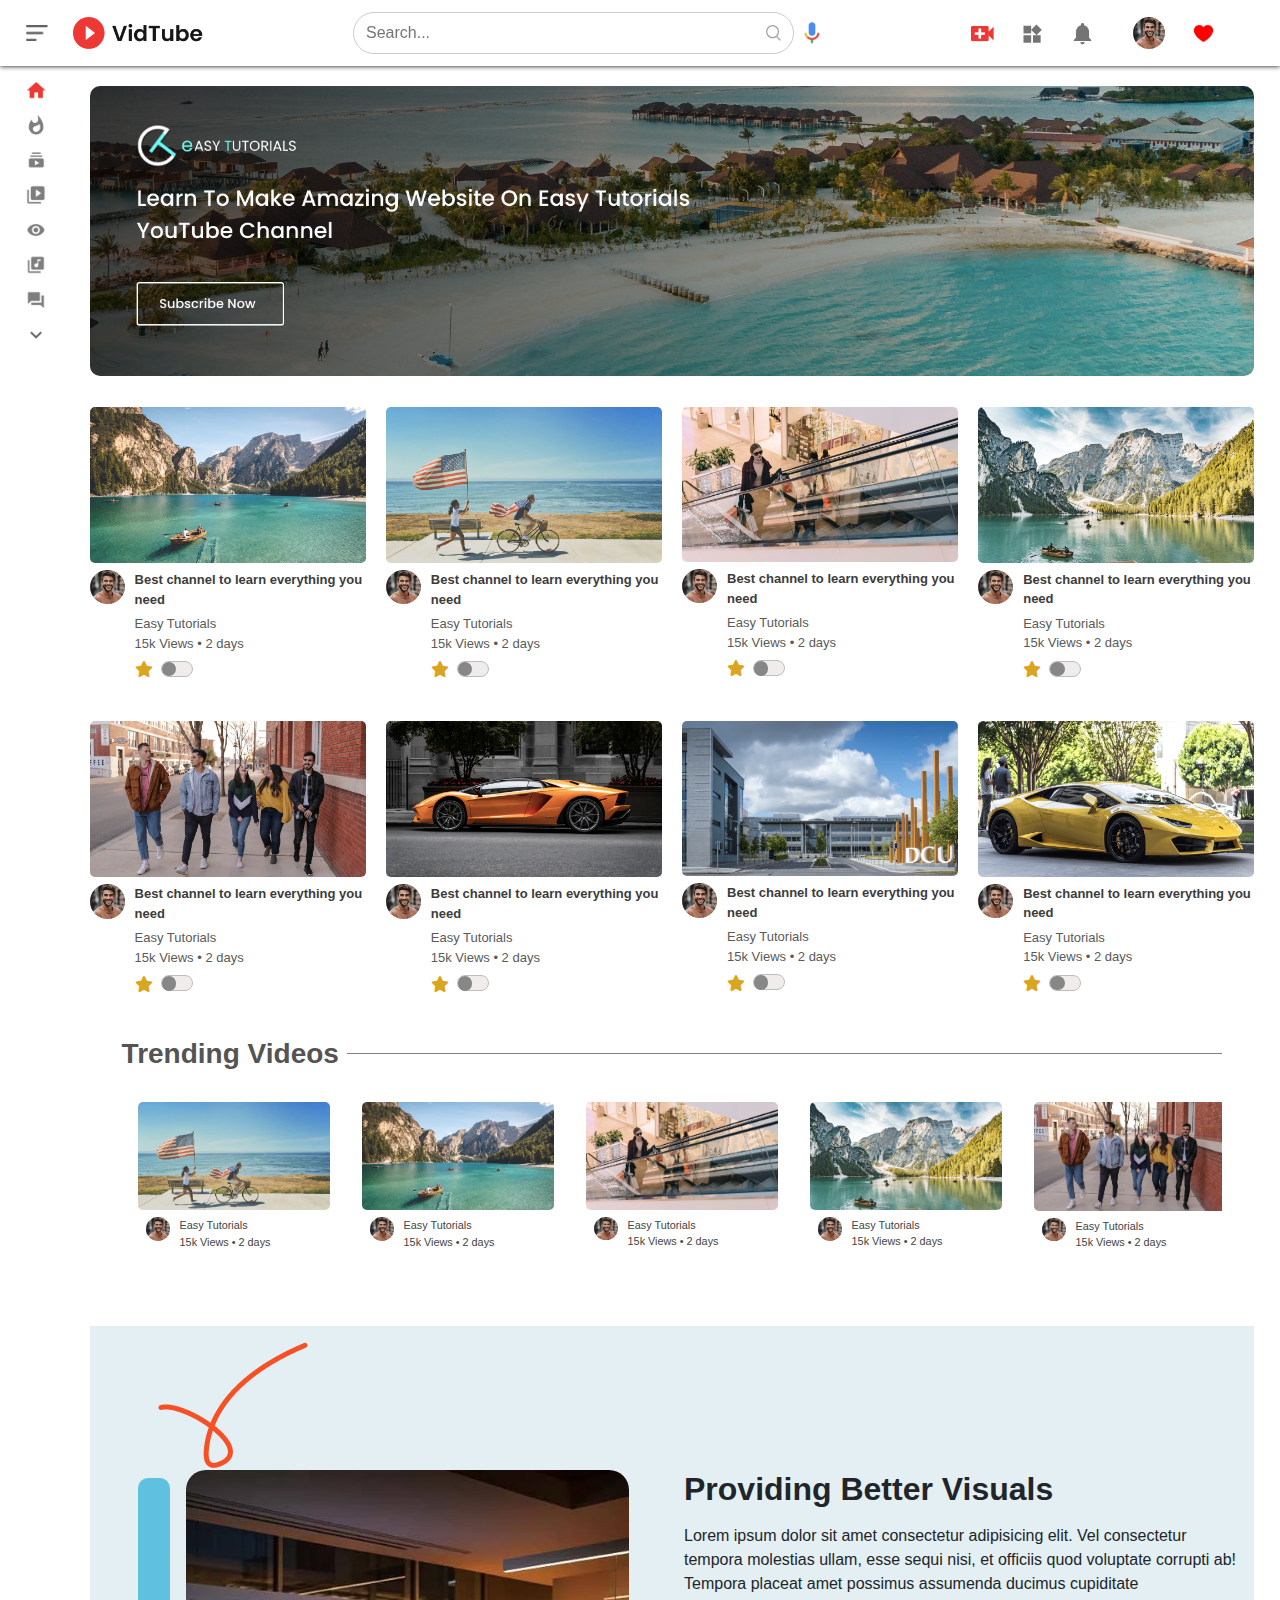
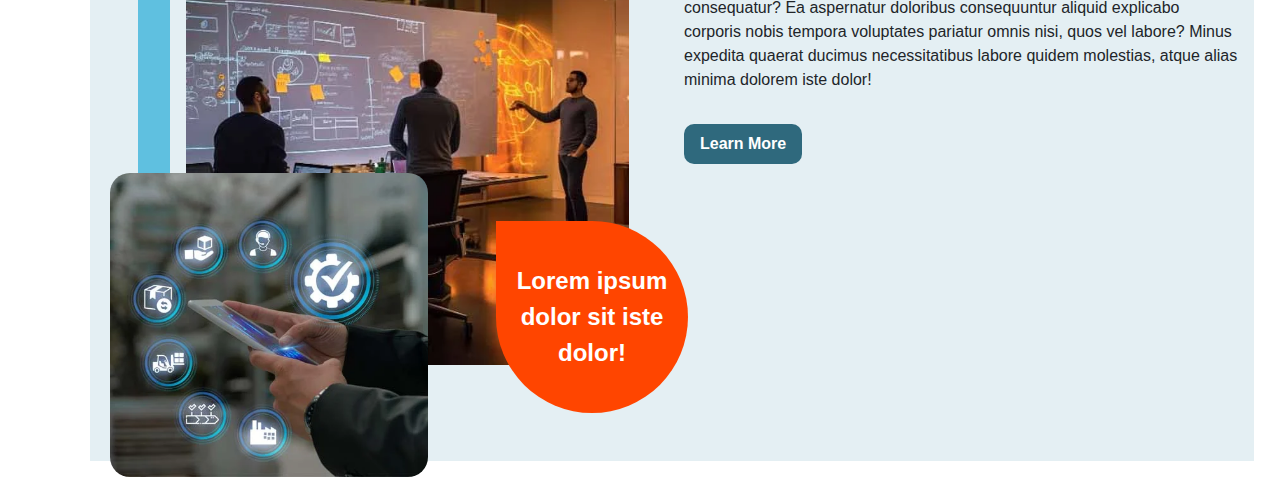
<file: index.html>
<!DOCTYPE html>
<html lang="en">
<head>
    <meta charset="UTF-8">
    <meta name="viewport" content="width=device-width, initial-scale=1.0">
    <title>VidTube</title>
    <link rel="stylesheet" href="style.css">
    <link rel="stylesheet" href="https://cdnjs.cloudflare.com/ajax/libs/font-awesome/6.5.1/css/all.min.css">
    <link rel="stylesheet" href="https://cdn.jsdelivr.net/npm/bootstrap@5.3.3/dist/css/bootstrap.min.css">
</head>
<body>
    <nav class="d-flex align-items-center justify-content-between"> 
        <div class="nav-left d-flex align-items-center justify-content-between">
            <img src="images/menu.png" class="menu-icon">
            <img src="images/logo.png" class="logo">
        </div>
        <div class="nav-middle d-flex align-items-center justify-content-between">
            <div class="search-box d-flex align-items-center">
                <input type="text" id="search" name="sear" placeholder="Search...">
                <img src="images/search.png">
            </div>
            <img src="images/voice-search.png" class="mic-icon">
        </div>
        <div class="nav-right d-flex align-items-center justify-content-between">
            <img src="images/upload.png">
            <img src="images/more.png">
            <img src="images/notification.png">
            <div>
                <p class="d-inline-flex gap-1">
                    <a class="btn" data-bs-toggle="collapse" href="#collapseExa" role="button" aria-expanded="false" aria-controls="collapseExa">
                        <img src="images/user-profile-pic-high.webp" class="user-icon">
                    </a>
                </p>
                <div class="collapse" id="collapseExa">
                    <div class="user-bar">
                        <div>
                            <img id="img1" src="images/user-profile-pic-high.webp" >
                        </div>
                        <div class="user-bar-inner" >
                            <h4>Jack Jordon
                                <br>
                                <span>Youtuber And Designer</span>
                            </h4>
                            <div class="profile-popup-icons">
                                <div class="profile-popup-divs" id="div1"><a href="profile-page.html"><i class="fa-solid fa-right-to-bracket"></i></a></i>
                                <span class="tooltext">Login</span>
                                </div>
                                <div class="profile-popup-divs" id="div2"><a href="profile-page.html"><i class="fa-solid fa-lock"></i></a>
                                    <span class="tooltext">Change Password</span></div>
                                <div class="profile-popup-divs" id="div3"><a href="profile-page.html"><i class="fa-solid fa-pen-to-square"></i></a>
                                    <span class="tooltext">Edit Profile</span></div>
                                <div class="profile-popup-divs" id="div4"><a href="#"><i class="fa-solid fa-right-from-bracket"></i></a>
                                    <span class="tooltext">Logout</span></div>
                            </div>
                        </div>
                    </div>
                </div>
            </div>
            <div class="right-sidebar">
                <p class="d-inline-flex gap-1 right-menu">
                    <a class="btn" data-bs-toggle="collapse" href="#collapseEx" role="button" aria-expanded="false" aria-controls="collapseEx">
                        <img src="images/heart-icon.png" class="right-menu" id="right-menu-btn">
                    </a>
                </p>
                <div class="collapse" id="collapseEx">
                    <ul id="list">
                        <input id="searchbar" onkeyup="search_fav()" type="text" name="search" placeholder="Search">
                        <li class="favs"><i class="fa-solid fa-star"></i>Walking in the Snow</li>
                        <li class="favs"><i class="fa-solid fa-star"></i>Crown</li>
                        <li class="favs"><i class="fa-solid fa-star"></i>Screamed The Thief</li>
                        <li class="favs"><i class="fa-solid fa-star"></i>Angel Duster</li>
                        <li class="favs"><i class="fa-solid fa-star"></i>One More Night</li>
                        <li class="favs"><i class="fa-solid fa-star"></i>Dark House</li>
                        <li class="favs"><i class="fa-solid fa-star"></i>Got Us Falling</li>
                        <li class="favs"><i class="fa-solid fa-star"></i>Call Me Maybe</li>
                    </ul>
                </div>
            </div>
        </div>
    </nav>

    <div class="sidebar">
        <div class="shortcut-links">
            <a class="mouse-over" href="#"><img src="images/home.png"><p>Home</p></a>
            <a class="mouse-over" href="#"><img src="images/explore.png"><p>Explore</p></a>
            <a class="mouse-over" href="#"><img src="images/subscriprion.png"><p>Subscription</p></a>
            <a class="mouse-over" href="#"><img src="images/library.png"><p>Library</p></a>
            <a class="mouse-over" href="#"><img src="images/history.png"><p>History</p></a>
            <a class="mouse-over" href="#"><img src="images/playlist.png"><p>Playlist</p></a>
            <a class="mouse-over" href="#"><img src="images/messages.png"><p>Messages</p></a>
            <a class="mouse-over" href="#"><img src="images/show-more.png"><p>Show More</p></a>
        </div> 
    </div>
        
<!-- -----------------------main------------------------ -->
    <div class="container1 ms-10">
        <div class="banner">
            <img class="img2" src="images/banner.png">            
        </div>
        <div class="list-container">
            <div class="vid-list">
                <div class="hover-class">
                    <a href="play_video.html">
                        <img src="images/thumbnail1.png" class="thumbnail">
                        <div class="text-on-img">Easy Tutorials</div>
                    </a>
                </div>  
                <div class="d-flex">
                    <img src="images/user-profile-pic-high.webp">
                    <div class="vid-info">
                        <a href="play_video.html">Best channel to learn everything you need</a>
                        <p>Easy Tutorials</p>
                        <p>15k Views &bull; 2 days</p>
                        <div class="toggler">
                            <i class="fa-solid fa-star"></i>
                            <input type="checkbox" id="toggle">
                            <label for="toggle">
                                <span class="slider">
                                    <div class="ball"><span class="tooltext">Add to Favs</span>
                                    </div>
                                </span>
                            </label>
                        </div>
                    </div>
                </div>
            </div>
            <div class="vid-list">
                <div class="hover-class">
                    <a href="play_video.html">
                        <img src="images/thumbnail2.png" class="thumbnail">
                        <div>
                            <span class="text-on-img">Easy Tutorials</span>
                        </div>
                    </a>
                </div>
                <div class="d-flex">
                    <img src="images/user-profile-pic-high.webp">
                    <div class="vid-info">
                        <a href="#">Best channel to learn everything you need</a>
                        <p>Easy Tutorials</p>
                        <p>15k Views &bull; 2 days</p>
                        <div class="toggler">
                            <i class="fa-solid fa-star"></i>
                            <input type="checkbox" id="toggle2">
                            <label for="toggle2">
                                <span class="slider2">
                                    <div class="ball2"><span class="tooltext">Add to Favs</span>
                                    </div>
                                </span>
                            </label>
                        </div>
                    </div>
                </div>
            </div>
            <div class="vid-list">
                <div class="hover-class">
                    <a href="play_video.html">
                        <img src="images/thumbnail3.png" class="thumbnail">
                        <div>
                            <span class="text-on-img">Easy Tutorials</span>
                        </div>
                    </a>
                </div>
                <div class="d-flex">
                    <img src="images/user-profile-pic-high.webp">
                    <div class="vid-info">
                        <a href="#">Best channel to learn everything you need</a>
                        <p>Easy Tutorials</p>
                        <p>15k Views &bull; 2 days</p>
                        <div class="toggler">
                            <i class="fa-solid fa-star"></i>
                            <input type="checkbox" id="toggle3">
                            <label for="toggle3">
                                <span class="slider3">
                                    <div class="ball3"><span class="tooltext">Add to Favs</span>
                                    </div>
                                </span>
                            </label>
                        </div>
                    </div>
                </div>
            </div>
            <div class="vid-list">
                <div class="hover-class">
                    <a href="play_video.html">
                        <img src="images/thumbnail4.png" class="thumbnail">
                        <div>
                            <span class="text-on-img">Easy Tutorials</span>
                        </div>
                    </a>
                </div>
                <div class="d-flex">
                    <img src="images/user-profile-pic-high.webp">
                    <div class="vid-info">
                        <a href="#">Best channel to learn everything you need</a>
                        <p>Easy Tutorials</p>
                        <p>15k Views &bull; 2 days</p>
                        <div class="toggler">
                            <i class="fa-solid fa-star"></i>
                            <input type="checkbox" id="toggle4">
                            <label for="toggle4">
                                <span class="slider4">
                                    <div class="ball4"><span class="tooltext">Add to Favs</span>
                                    </div>
                                </span>
                            </label>
                        </div>
                    </div>
                </div>
            </div>
            <div class="vid-list">
                <div class="hover-class">
                    <a href="play_video.html">
                        <img src="images/thumbnail5.png" class="thumbnail">
                        <div>
                            <span class="text-on-img">Easy Tutorials</span>
                        </div>
                    </a>
                </div>
                <div class="d-flex">
                    <img src="images/user-profile-pic-high.webp">
                    <div class="vid-info">
                        <a href="#">Best channel to learn everything you need</a>
                        <p>Easy Tutorials</p>
                        <p>15k Views &bull; 2 days</p>
                        <div class="toggler">
                            <i class="fa-solid fa-star"></i>
                            <input type="checkbox" id="toggle5">
                            <label for="toggle5">
                                <span class="slider5">
                                    <div class="ball5"><span class="tooltext">Add to Favs</span>
                                    </div>
                                </span>
                            </label>
                        </div>
                    </div>
                </div>
            </div>
            <div class="vid-list">
                <div class="hover-class">
                    <a href="play_video.html">
                        <img src="images/thumbnail6.png" class="thumbnail">
                        <div>
                            <span class="text-on-img">Easy Tutorials</span>
                        </div>
                    </a>
                </div>
                <div class="d-flex">
                    <img src="images/user-profile-pic-high.webp">
                    <div class="vid-info">
                        <a href="#">Best channel to learn everything you need</a>
                        <p>Easy Tutorials</p>
                        <p>15k Views &bull; 2 days</p>
                        <div class="toggler">
                            <i class="fa-solid fa-star"></i>
                            <input type="checkbox" id="toggle6">
                            <label for="toggle6">
                                <span class="slider6">
                                    <div class="ball6"><span class="tooltext">Add to Favs</span>
                                    </div>
                                </span>
                            </label>
                        </div>
                    </div>
                </div>
            </div>
            <div class="vid-list">
                <div class="hover-class">
                    <a href="play_video.html">
                        <img src="images/thumbnail7.png" class="thumbnail">
                        <div>
                            <span class="text-on-img">Easy Tutorials</span>
                        </div>
                    </a>
                </div>
                <div class="d-flex">
                    <img src="images/user-profile-pic-high.webp">
                    <div class="vid-info">
                        <a href="#">Best channel to learn everything you need</a>
                        <p>Easy Tutorials</p>
                        <p>15k Views &bull; 2 days</p>
                        <div class="toggler">
                            <i class="fa-solid fa-star"></i>
                            <input type="checkbox" id="toggle7">
                            <label for="toggle7">
                                <span class="slider7">
                                    <div class="ball7"><span class="tooltext">Add to Favs</span>
                                    </div>
                                </span>
                            </label>
                        </div>
                    </div>
                </div>
            </div>
            <div class="vid-list">
                <div class="hover-class">
                    <a href="play_video.html">
                        <img src="images/thumbnail8.png" class="thumbnail">
                        <div>
                            <span class="text-on-img">Easy Tutorials</span>
                        </div>
                    </a>
                </div>
                <div class="d-flex">
                    <img src="images/user-profile-pic-high.webp">
                    <div class="vid-info">
                        <a href="#">Best channel to learn everything you need</a>
                        <p>Easy Tutorials</p>
                        <p>15k Views &bull; 2 days</p>
                        <div class="toggler">
                            <i class="fa-solid fa-star"></i>
                            <input type="checkbox" id="toggle8">
                            <label for="toggle8">
                                <span class="slider8">
                                    <div class="ball8"><span class="tooltext">Add to Favs</span>
                                    </div>
                                </span>
                            </label>
                        </div>
                    </div>
                </div>
            </div>
        </div>
        <div class="footer">
            <h3>Trending Videos</h3>
            <a href="#top" id="back-to-top-btn"><i class="fa-solid fa-arrow-up"></i></a>
            <div class="marquee marquee-main-page">
                <ul class="list">
                    <li>
                        <div class="vid-list">
                            <a href="play_video.html">
                                <img src="images/thumbnail2.png" class="thumbnail">
                            </a>
                            <div class="d-flex marquee-content">
                                <img src="images/user-profile-pic-high.webp">
                                <div class="vid-info ">
                                    <p>Easy Tutorials</p>
                                    <p>15k Views &bull; 2 days</p>
                                </div>
                            </div>
                        </div>
                    </li>
                    <li>
                        <div class="vid-list">
                            <a href="play_video.html">
                                <img src="images/thumbnail1.png" class="thumbnail">
                            </a>
                            <div class="d-flex marquee-content">
                                <img src="images/user-profile-pic-high.webp">
                                <div class="vid-info ">
                                    <p>Easy Tutorials</p>
                                    <p>15k Views &bull; 2 days</p>
                                </div>
                            </div>
                        </div>
                    </li>
                    <li>
                        <div class="vid-list">
                            <a href="play_video.html">
                                <img src="images/thumbnail3.png" class="thumbnail">
                            </a>
                            <div class="d-flex marquee-content">
                                <img src="images/user-profile-pic-high.webp">
                                <div class="vid-info ">
                                    <p>Easy Tutorials</p>
                                    <p>15k Views &bull; 2 days</p>
                                </div>
                            </div>
                        </div>
                    </li>
                    <li>
                        <div class="vid-list">
                            <a href="play_video.html">
                                <img src="images/thumbnail4.png" class="thumbnail">
                            </a>
                            <div class="d-flex marquee-content">
                                <img src="images/user-profile-pic-high.webp">
                                <div class="vid-info ">
                                    <p>Easy Tutorials</p>
                                    <p>15k Views &bull; 2 days</p>
                                </div>
                            </div>
                        </div>
                    </li>
                    <li>
                        <div class="vid-list">
                            <a href="play_video.html">
                                <img src="images/thumbnail5.png" class="thumbnail">
                            </a>
                            <div class="d-flex marquee-content">
                                <img src="images/user-profile-pic-high.webp">
                                <div class="vid-info ">
                                    <p>Easy Tutorials</p>
                                    <p>15k Views &bull; 2 days</p>
                                </div>
                            </div>
                        </div>
                    </li>
                    <li>
                        <div class="vid-list">
                            <a href="play_video.html">
                                <img src="images/thumbnail6.png" class="thumbnail">
                            </a>
                            <div class="d-flex marquee-content">
                                <img src="images/user-profile-pic-high.webp">
                                <div class="vid-info ">
                                    <p>Easy Tutorials</p>
                                    <p>15k Views &bull; 2 days</p>
                                </div>
                            </div>
                        </div>
                    </li>
                    <li>
                        <div class="vid-list">
                            <a href="play_video.html">
                                <img src="images/thumbnail7.png" class="thumbnail">
                            </a>
                            <div class="d-flex marquee-content">
                                <img src="images/user-profile-pic-high.webp">
                                <div class="vid-info ">
                                    <p>Easy Tutorials</p>
                                    <p>15k Views &bull; 2 days</p>
                                </div>
                            </div>
                        </div>
                    </li>
                    <li>
                        <div class="vid-list">
                            <a href="play_video.html">
                                <img src="images/thumbnail8.png" class="thumbnail">
                            </a>
                            <div class="d-flex marquee-content">
                                <img src="images/user-profile-pic-high.webp">
                                <div class="vid-info ">
                                    <p>Easy Tutorials</p>
                                    <p>15k Views &bull; 2 days</p>
                                </div>
                            </div>
                        </div>
                    </li>
                </ul>
                <ul class="list">
                    <li>
                        <div class="vid-list">
                            <a href="play_video.html">
                                <img src="images/thumbnail2.png" class="thumbnail">
                            </a>
                            <div class="d-flex marquee-content">
                                <img src="images/user-profile-pic-high.webp">
                                <div class="vid-info ">
                                    <p>Easy Tutorials</p>
                                    <p>15k Views &bull; 2 days</p>
                                </div>
                            </div>
                        </div>
                    </li>
                    <li>
                        <div class="vid-list">
                            <a href="play_video.html">
                                <img src="images/thumbnail1.png" class="thumbnail">
                            </a>
                            <div class="d-flex marquee-content">
                                <img src="images/user-profile-pic-high.webp">
                                <div class="vid-info ">
                                    <p>Easy Tutorials</p>
                                    <p>15k Views &bull; 2 days</p>
                                </div>
                            </div>
                        </div>
                    </li>
                    <li>
                        <div class="vid-list">
                            <a href="play_video.html">
                                <img src="images/thumbnail3.png" class="thumbnail">
                            </a>
                            <div class="d-flex marquee-content">
                                <img src="images/user-profile-pic-high.webp">
                                <div class="vid-info ">
                                    <p>Easy Tutorials</p>
                                    <p>15k Views &bull; 2 days</p>
                                </div>
                            </div>
                        </div>
                    </li>
                    <li>
                        <div class="vid-list">
                            <a href="play_video.html">
                                <img src="images/thumbnail4.png" class="thumbnail">
                            </a>
                            <div class="d-flex marquee-content">
                                <img src="images/user-profile-pic-high.webp">
                                <div class="vid-info ">
                                    <p>Easy Tutorials</p>
                                    <p>15k Views &bull; 2 days</p>
                                </div>
                            </div>
                        </div>
                    </li>
                    <li>
                        <div class="vid-list">
                            <a href="play_video.html">
                                <img src="images/thumbnail5.png" class="thumbnail">
                            </a>
                            <div class="d-flex marquee-content">
                                <img src="images/user-profile-pic-high.webp">
                                <div class="vid-info ">
                                    <p>Easy Tutorials</p>
                                    <p>15k Views &bull; 2 days</p>
                                </div>
                            </div>
                        </div>
                    </li>
                    <li>
                        <div class="vid-list">
                            <a href="play_video.html">
                                <img src="images/thumbnail6.png" class="thumbnail">
                            </a>
                            <div class="d-flex marquee-content">
                                <img src="images/user-profile-pic-high.webp">
                                <div class="vid-info ">
                                    <p>Easy Tutorials</p>
                                    <p>15k Views &bull; 2 days</p>
                                </div>
                            </div>
                        </div>
                    </li>
                    <li>
                        <div class="vid-list">
                            <a href="play_video.html">
                                <img src="images/thumbnail7.png" class="thumbnail">
                            </a>
                            <div class="d-flex marquee-content">
                                <img src="images/user-profile-pic-high.webp">
                                <div class="vid-info ">
                                    <p>Easy Tutorials</p>
                                    <p>15k Views &bull; 2 days</p>
                                </div>
                            </div>
                        </div>
                    </li>
                    <li>
                        <div class="vid-list">
                            <a href="play_video.html">
                                <img src="images/thumbnail8.png" class="thumbnail">
                            </a>
                            <div class="d-flex marquee-content">
                                <img src="images/user-profile-pic-high.webp">
                                <div class="vid-info ">
                                    <p>Easy Tutorials</p>
                                    <p>15k Views &bull; 2 days</p>
                                </div>
                            </div>
                        </div>
                    </li>
                </ul>
            </div>
        </div>
        <div class="animated-section">
            <div class="row">
                <div class="col-lg-6 col-mg-12 col-sm-12 d-flex animated-left-container">
                    <div class="beam"></div>
                    <img src="images/meeting-img.webp" id="meeting-img">
                    <img src="images/vector-01.png" id="vector-img">
                    <img src="images/apps-img.webp" id="apps-img" class="square">
                    <div id="drop-shape">Lorem ipsum dolor sit iste dolor!</div>
                </div>
                <div class="col-lg-6 col-mg-12 col-sm-12 animated-right-container">
                    <h2 class="animated-right-container-h2">Providing Better Visuals</h2>
                    <p>Lorem ipsum dolor sit amet consectetur adipisicing elit. Vel consectetur tempora molestias ullam, esse sequi nisi, et officiis quod voluptate corrupti ab! Tempora placeat amet possimus assumenda ducimus cupiditate consequatur?
                    Ea aspernatur doloribus consequuntur aliquid explicabo corporis nobis tempora voluptates pariatur omnis nisi, quos vel labore? Minus expedita quaerat ducimus necessitatibus labore quidem molestias, atque alias minima dolorem iste dolor!
                    </p>
                    <button>Learn More</button>
                    <a href="#top" id="back-to-top-btn"><i class="fa-solid fa-arrow-up"></i></a>
                </div>
            </div>
            
        </div>
    </div>
    
    <script src="script.js"></script>
    <script>
    </script>
    <script src="https://cdn.jsdelivr.net/npm/bootstrap@5.3.2/dist/js/bootstrap.bundle.min.js"></script>
</body>
</html>
</file>
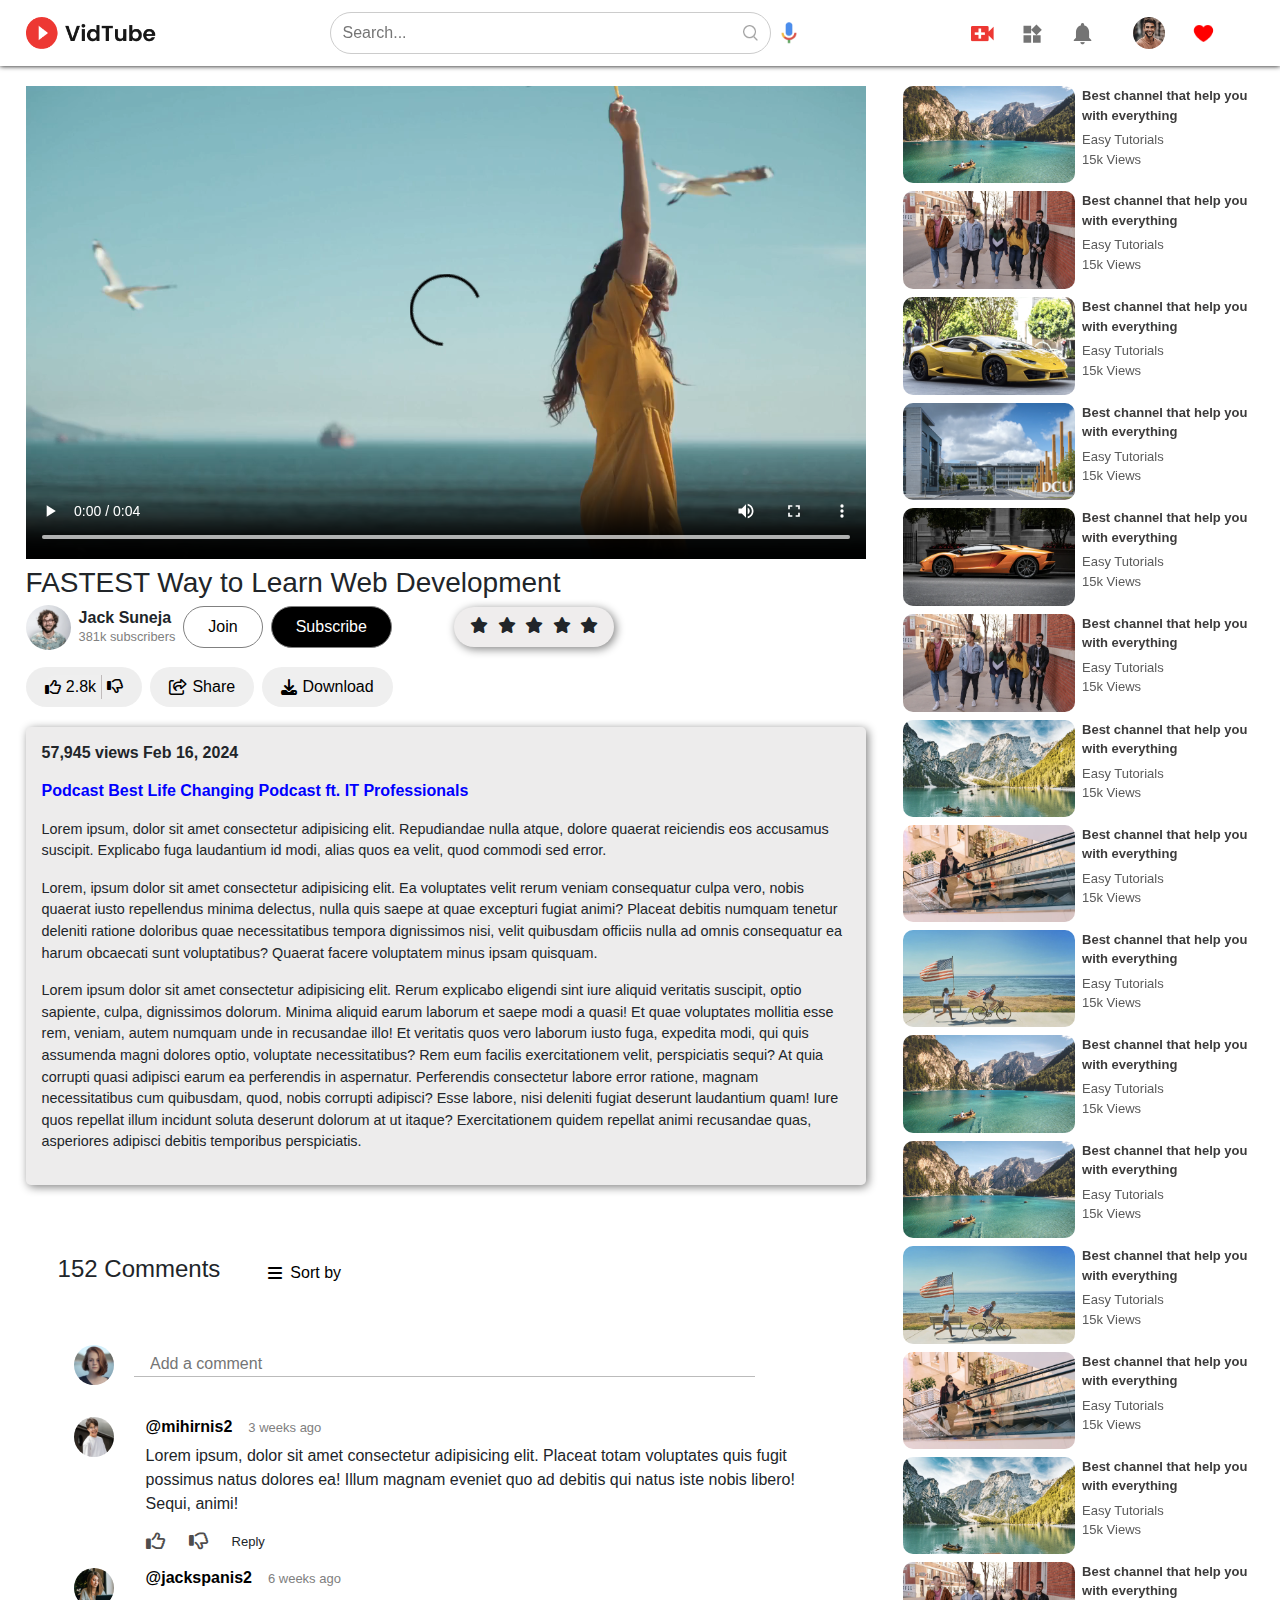
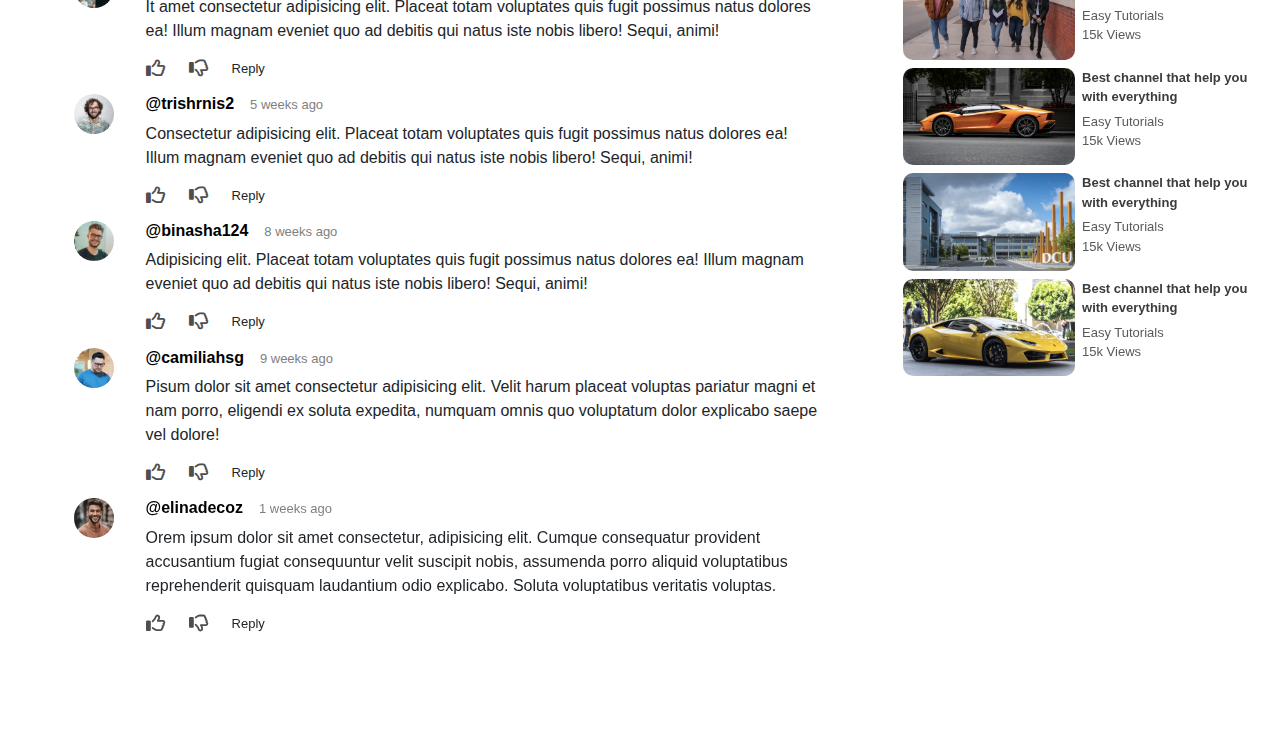
<file: play_video.html>
<!DOCTYPE html>
<html lang="en">
<head>
    <meta charset="UTF-8">
    <meta name="viewport" content="width=device-width, initial-scale=1.0">
    <title>Play Video</title>
    <link rel="stylesheet" href="style.css">
    <link rel="stylesheet" href="https://cdnjs.cloudflare.com/ajax/libs/font-awesome/6.5.1/css/all.min.css">
    <link rel="stylesheet" href="https://cdn.jsdelivr.net/npm/bootstrap@5.3.2/dist/css/bootstrap.min.css">
</head>
<body>
    <nav class="d-flex align-items-center justify-content-between">
        <div class="nav-left d-flex align-items-center justify-content-between">
            <a href="index.html"><img src="images/logo.png" class="logo"></a>
        </div>
        <div class="nav-middle d-flex align-items-center justify-content-between">
            <div class="search-box d-flex align-items-center">
                <input type="text" placeholder="Search..." id="search" name="search">
                <img src="images/search.png">
            </div>
            <img src="images/voice-search.png" class="mic-icon">
        </div>
        <div class="nav-right d-flex align-items-center justify-content-between">
            <img src="images/upload.png">
            <img src="images/more.png">
            <img src="images/notification.png">
            <div>
                <p class="d-inline-flex gap-1">
                    <a class="btn" data-bs-toggle="collapse" href="#collapseExa" role="button" aria-expanded="false" aria-controls="collapseExa">
                        <img src="images/user-profile-pic-high.webp" class="user-icon">
                    </a>
                </p>
                <div class="collapse" id="collapseExa">
                    <div class="user-bar">
                        <div>
                            <img id="img1" src="images/user-profile-pic-high.webp" >
                        </div>
                        <div class="user-bar-inner" >
                            <h4>Jack Jordon
                                <br>
                                <span>Youtuber And Designer</span>
                            </h4>
                            <div class="profile-popup-icons">
                                <div class="profile-popup-divs" id="div1"><a href="profile-page.html"><i class="fa-solid fa-right-to-bracket"></i></a></i>
                                <span class="tooltext">Login</span>
                                </div>
                                <div class="profile-popup-divs" id="div2"><a href="profile-page.html"><i class="fa-solid fa-lock"></i></a>
                                    <span class="tooltext">Change Password</span></div>
                                <div class="profile-popup-divs" id="div3"><a href="profile-page.html"><i class="fa-solid fa-pen-to-square"></i></a>
                                    <span class="tooltext">Edit Profile</span></div>
                                <div class="profile-popup-divs" id="div4"><a href="#"><i class="fa-solid fa-right-from-bracket"></i></a>
                                    <span class="tooltext">Logout</span></div>
                            </div>
                        </div>
                    </div>
                </div>
                
            </div>
            <div class="right-sidebar">
                <p class="d-inline-flex gap-1 right-menu">
                    <a class="btn" data-bs-toggle="collapse" href="#collapseEx" role="button" aria-expanded="false" aria-controls="collapseEx">
                        <img src="images/heart-icon.png" class="right-menu" id="right-menu-btn">
                    </a>
                </p>
                <div class="collapse" id="collapseEx">
                    <ul id="list">
                        <input id="searchbar" onkeyup="search_fav()" type="text" name="search" placeholder="Search">
                        <li class="favs"><i class="fa-solid fa-star"></i>Walking in the Snow</li>
                        <li class="favs"><i class="fa-solid fa-star"></i>Crown</li>
                        <li class="favs"><i class="fa-solid fa-star"></i>Screamed The Thief</li>
                        <li class="favs"><i class="fa-solid fa-star"></i>Angel Duster</li>
                        <li class="favs"><i class="fa-solid fa-star"></i>One More Night</li>
                        <li class="favs"><i class="fa-solid fa-star"></i>Dark House</li>
                        <li class="favs"><i class="fa-solid fa-star"></i>Got Us Falling</li>
                        <li class="favs"><i class="fa-solid fa-star"></i>Call Me Maybe</li>
                        <li class="favs"><i class="fa-solid fa-star"></i>Fireball</li>
                        <li class="favs"><i class="fa-solid fa-star"></i>Beautiful Life</li>
                    </ul>
                </div>
            </div>
        </div>
    </nav>
    <div class="container1 play-container">
        <div class="row">
            <div class="play-video">
                <video controls autoplay>
                    <source src="images/video.mp4" type="video/mp4">
                </video>
                <h3>FASTEST Way to Learn Web Development</h3>
                <div class="small-container">
                    <div class="user-play-video-outer">
                        <div class="d-flex user-play-video">
                            <img src="images/Jack.png">
                            <div>
                                <h5>Jack Suneja</h5>
                                <p>381k subscribers</p>
                            </div>
                            <button class="join">Join</button>
                            <button class="subscribe">Subscribe</button>
                        </div>
                        <div class="d-flex  like-unlike">
                            <div class="d-flex first">
                                <button class="like"><i class="fa-regular fa-thumbs-up"></i>2.8k</button>
                                <button class="unlike"><i class="fa-regular fa-thumbs-down"></i></button>
                            </div>
                            <button class="share-download"><i class="fa-regular fa-share-from-square"></i>Share</button>
                            <button class="share-download"><i class="fa-solid fa-download"></i>Download</button>
                        </div>
                    </div>
                    <div class="rating-box-outer">
                        <div class="rating-box">
                            <div class="stars">
                                <i class="fa-solid fa-star"></i>
                                <i class="fa-solid fa-star"></i>
                                <i class="fa-solid fa-star"></i>
                                <i class="fa-solid fa-star"></i>
                                <i class="fa-solid fa-star"></i>
                            </div>
                        </div>
                    </div>
                   
                </div>
                <div class="description">
                    <h6>57,945 views Feb 16, 2024</h6>
                    <a>Podcast Best Life Changing Podcast ft. IT Professionals</a>
                    <p>Lorem ipsum, dolor sit amet consectetur adipisicing elit. Repudiandae nulla atque, dolore quaerat reiciendis eos accusamus suscipit. Explicabo fuga laudantium id modi, alias quos ea velit, quod commodi sed error.</p>
                    <p>Lorem, ipsum dolor sit amet consectetur adipisicing elit. Ea voluptates velit rerum veniam consequatur culpa vero, nobis quaerat iusto repellendus minima delectus, nulla quis saepe at quae excepturi fugiat animi?
                    Placeat debitis numquam tenetur deleniti ratione doloribus quae necessitatibus tempora dignissimos nisi, velit quibusdam officiis nulla ad omnis consequatur ea harum obcaecati sunt voluptatibus? Quaerat facere voluptatem minus ipsam quisquam.</p>
                    <p>Lorem ipsum dolor sit amet consectetur adipisicing elit. Rerum explicabo eligendi sint iure aliquid veritatis suscipit, optio sapiente, culpa, dignissimos dolorum. Minima aliquid earum laborum et saepe modi a quasi!
                    Et quae voluptates mollitia esse rem, veniam, autem numquam unde in recusandae illo! Et veritatis quos vero laborum iusto fuga, expedita modi, qui quis assumenda magni dolores optio, voluptate necessitatibus?
                    Rem eum facilis exercitationem velit, perspiciatis sequi? At quia corrupti quasi adipisci earum ea perferendis in aspernatur. Perferendis consectetur labore error ratione, magnam necessitatibus cum quibusdam, quod, nobis corrupti adipisci?
                    Esse labore, nisi deleniti fugiat deserunt laudantium quam! Iure quos repellat illum incidunt soluta deserunt dolorum at ut itaque? Exercitationem quidem repellat animi recusandae quas, asperiores adipisci debitis temporibus perspiciatis.</p>
                </div>
                <div class="comment-section">
                    <div class="d-flex gap-5 align-items-center mb-3">
                        <h4>152 Comments</h4>
                        <button class="d-flex gap-2 align-items-center sort-by"><i class="fa-solid fa-bars"></i>Sort by
                        <div class="sort-hide">
                            <ul>
                                <li>Newest</li>
                                <li>Oldest</li>
                            </ul>
                        </div></button>
                    </div>
                    <div class=" mb-3">
                        <a class="subscribed d-inline-block"><img src="images/megan.png"></a>
                        <input type="text" id="add-comment" placeholder="Add a comment">
                    </div>
                    <div class="d-flex comments-outer">
                        <a><img src="images/gerard.png"></a>
                        <div class="comments">
                            <h6>@mihirnis2<span>3 weeks ago</span></h6>
                            <p>Lorem ipsum, dolor sit amet consectetur adipisicing elit. Placeat totam voluptates 
                                quis fugit possimus natus dolores ea! Illum magnam eveniet quo ad debitis qui natus 
                                iste nobis libero! Sequi, animi!
                            </p>
                            <div class="d-flex align-items-center gap-4">
                                <i class="fa-regular fa-thumbs-up"></i>
                                <i class="fa-regular fa-thumbs-down"></i>
                                <p class="reply">Reply</p>
                            </div>
                        </div>
                    </div>
                    <div class="d-flex comments-outer">
                        <a><img src="images/cameron.png"></a>
                        <div class="comments">
                            <h6>@jackspanis2<span>6 weeks ago</span></h6>
                            <p>It amet consectetur adipisicing elit. Placeat totam voluptates 
                                quis fugit possimus natus dolores ea! Illum magnam eveniet quo ad debitis qui natus 
                                iste nobis libero! Sequi, animi!
                            </p>
                            <div class="d-flex align-items-center gap-4">
                                <i class="fa-regular fa-thumbs-up"></i>
                                <i class="fa-regular fa-thumbs-down"></i>
                                <p class="reply">Reply</p>
                            </div>
                        </div>
                    </div>
                    <div class="d-flex comments-outer">
                        <a><img src="images/Jack.png"></a>
                        <div class="comments">
                            <h6>@trishrnis2<span>5 weeks ago</span></h6>
                            <p>Consectetur adipisicing elit. Placeat totam voluptates 
                                quis fugit possimus natus dolores ea! Illum magnam eveniet quo ad debitis qui natus 
                                iste nobis libero! Sequi, animi!
                            </p>
                            <div class="d-flex align-items-center gap-4">
                                <i class="fa-regular fa-thumbs-up"></i>
                                <i class="fa-regular fa-thumbs-down"></i>
                                <p class="reply">Reply</p>
                            </div>
                        </div>
                    </div>
                    <div class="d-flex comments-outer">
                        <a><img src="images/simon.png"></a>
                        <div class="comments">
                            <h6>@binasha124<span>8 weeks ago</span></h6>
                            <p>Adipisicing elit. Placeat totam voluptates 
                                quis fugit possimus natus dolores ea! Illum magnam eveniet quo ad debitis qui natus 
                                iste nobis libero! Sequi, animi!
                            </p>
                            <div class="d-flex align-items-center gap-4">
                                <i class="fa-regular fa-thumbs-up"></i>
                                <i class="fa-regular fa-thumbs-down"></i>
                                <p class="reply">Reply</p>
                            </div>
                        </div>
                    </div>
                    <div class="d-flex comments-outer">
                        <a><img src="images/tom.png"></a>
                        <div class="comments">
                            <h6>@camiliahsg<span>9 weeks ago</span></h6>
                            <p>Pisum dolor sit amet consectetur adipisicing elit. Velit harum placeat voluptas pariatur magni et nam porro, eligendi ex soluta expedita, numquam omnis quo voluptatum dolor explicabo saepe vel dolore!
                            </p>
                            <div class="d-flex align-items-center gap-4">
                                <i class="fa-regular fa-thumbs-up"></i>
                                <i class="fa-regular fa-thumbs-down"></i>
                                <p class="reply">Reply</p>
                            </div>
                        </div>
                    </div>
                    <div class="d-flex comments-outer">
                        <a><img src="images/user-profile-pic-high.webp"></a>
                        <div class="comments">
                            <h6>@elinadecoz<span>1 weeks ago</span></h6>
                            <p>Orem ipsum dolor sit amet consectetur, adipisicing elit. Cumque consequatur provident accusantium fugiat consequuntur velit suscipit nobis, assumenda porro aliquid voluptatibus reprehenderit quisquam laudantium odio explicabo. Soluta voluptatibus veritatis voluptas.
                            </p>
                            <div class="d-flex align-items-center gap-4">
                                <i class="fa-regular fa-thumbs-up"></i>
                                <i class="fa-regular fa-thumbs-down"></i>
                                <p class="reply">Reply</p>
                            </div>
                        </div>
                    </div>

                </div>
            </div>
            <div class="right-side-list">
                <div class="side-video-list">
                    <a href="" class="small-thumbnail"><img src="images/thumbnail1.png"></a>
                
                    <div class="vid-info">
                        <a href="">Best channel that help you with everything</a>
                        <p>Easy Tutorials</p>
                        <p>15k Views</p>
                    </div>
                </div>
                <div class="side-video-list">
                    <a href="" class="small-thumbnail"><img src="images/thumbnail5.png"></a>
                
                    <div class="vid-info">
                        <a href="">Best channel that help you with everything</a>
                        <p>Easy Tutorials</p>
                        <p>15k Views</p>
                    </div>
                </div>
                <div class="side-video-list">
                    <a href="" class="small-thumbnail"><img src="images/thumbnail8.png"></a>
                
                    <div class="vid-info">
                        <a href="">Best channel that help you with everything</a>
                        <p>Easy Tutorials</p>
                        <p>15k Views</p>
                    </div>
                </div>
                <div class="side-video-list">
                    <a href="" class="small-thumbnail"><img src="images/thumbnail7.png"></a>
                
                    <div class="vid-info">
                        <a href="">Best channel that help you with everything</a>
                        <p>Easy Tutorials</p>
                        <p>15k Views</p>
                    </div>
                </div>
                <div class="side-video-list">
                    <a href="" class="small-thumbnail"><img src="images/thumbnail6.png"></a>
                
                    <div class="vid-info">
                        <a href="">Best channel that help you with everything</a>
                        <p>Easy Tutorials</p>
                        <p>15k Views</p>
                    </div>
                </div>
                <div class="side-video-list">
                    <a href="" class="small-thumbnail"><img src="images/thumbnail5.png"></a>
                
                    <div class="vid-info">
                        <a href="">Best channel that help you with everything</a>
                        <p>Easy Tutorials</p>
                        <p>15k Views</p>
                    </div>
                </div>
                <div class="side-video-list">
                    <a href="" class="small-thumbnail"><img src="images/thumbnail4.png"></a>
                
                    <div class="vid-info">
                        <a href="">Best channel that help you with everything</a>
                        <p>Easy Tutorials</p>
                        <p>15k Views</p>
                    </div>
                </div>
                <div class="side-video-list">
                    <a href="" class="small-thumbnail"><img src="images/thumbnail3.png"></a>
                
                    <div class="vid-info">
                        <a href="">Best channel that help you with everything</a>
                        <p>Easy Tutorials</p>
                        <p>15k Views</p>
                    </div>
                </div>
                <div class="side-video-list">
                    <a href="" class="small-thumbnail"><img src="images/thumbnail2.png"></a>
                
                    <div class="vid-info">
                        <a href="">Best channel that help you with everything</a>
                        <p>Easy Tutorials</p>
                        <p>15k Views</p>
                    </div>
                </div>
                <div class="side-video-list">
                    <a href="" class="small-thumbnail"><img src="images/thumbnail1.png"></a>
                
                    <div class="vid-info">
                        <a href="">Best channel that help you with everything</a>
                        <p>Easy Tutorials</p>
                        <p>15k Views</p>
                    </div>
                </div>

                <div class="side-video-list">
                    <a href="" class="small-thumbnail"><img src="images/thumbnail1.png"></a>
                    <div class="vid-info">
                        <a href="">Best channel that help you with everything</a>
                        <p>Easy Tutorials</p>
                        <p>15k Views</p>
                    </div>
                </div>
                <div class="side-video-list">
                    <a href="" class="small-thumbnail"><img src="images/thumbnail2.png"></a>
                    <div class="vid-info">
                        <a href="">Best channel that help you with everything</a>
                        <p>Easy Tutorials</p>
                        <p>15k Views</p>
                    </div>
                </div>
                <div class="side-video-list">
                    <a href="" class="small-thumbnail"><img src="images/thumbnail3.png"></a>
                    <div class="vid-info">
                        <a href="">Best channel that help you with everything</a>
                        <p>Easy Tutorials</p>
                        <p>15k Views</p>
                    </div>
                </div>
                <div class="side-video-list">
                    <a href="" class="small-thumbnail"><img src="images/thumbnail4.png"></a>
                    <div class="vid-info">
                        <a href="">Best channel that help you with everything</a>
                        <p>Easy Tutorials</p>
                        <p>15k Views</p>
                    </div>
                </div>
                <div class="side-video-list">
                    <a href="" class="small-thumbnail"><img src="images/thumbnail5.png"></a>
                    <div class="vid-info">
                        <a href="">Best channel that help you with everything</a>
                        <p>Easy Tutorials</p>
                        <p>15k Views</p>
                    </div>
                </div>
                <div class="side-video-list">
                    <a href="" class="small-thumbnail"><img src="images/thumbnail6.png"></a>
                    <div class="vid-info">
                        <a href="">Best channel that help you with everything</a>
                        <p>Easy Tutorials</p>
                        <p>15k Views</p>
                    </div>
                </div>
                <div class="side-video-list">
                    <a href="" class="small-thumbnail"><img src="images/thumbnail7.png"></a>
                    <div class="vid-info">
                        <a href="">Best channel that help you with everything</a>
                        <p>Easy Tutorials</p>
                        <p>15k Views</p>
                    </div>
                </div>
                <div class="side-video-list">
                    <a href="" class="small-thumbnail"><img src="images/thumbnail8.png"></a>
                    <div class="vid-info">
                        <a href="">Best channel that help you with everything</a>
                        <p>Easy Tutorials</p>
                        <p>15k Views</p>
                    </div>
                </div>
            </div>
        </div>
    </div>
    <script src="https://cdn.jsdelivr.net/npm/bootstrap@5.3.2/dist/js/bootstrap.bundle.min.js"></script>
    <script>
        // for star rating--------------------
        const stars = document.querySelectorAll(".stars i");
        stars.forEach((star,index1)=>{
            star.addEventListener("click",()=>{
                stars.forEach((star,index2)=>{
                    if (index1 >= index2){
                        star.classList.add("active");
                    }
                    else {
                        star.classList.remove("active");
                    }
                })
            })
        })
         
        // close profile popup clicking outside target---------------
        const profilePopup = document.getElementById("collapseExa");
        function closePopup() { 
            profilePopup.classList.remove("show"); 
        }

        function handlePopup(event) { 
            if (!profilePopup.contains(event.target)) {
                closePopup(); 
        } } 

        document.addEventListener("click", handlePopup);

        document.getElementById("img1").addEventListener("click", () => {
            profilePopup.classList.toggle("show"); 
        });
    </script>
</body>
</html>
</file>
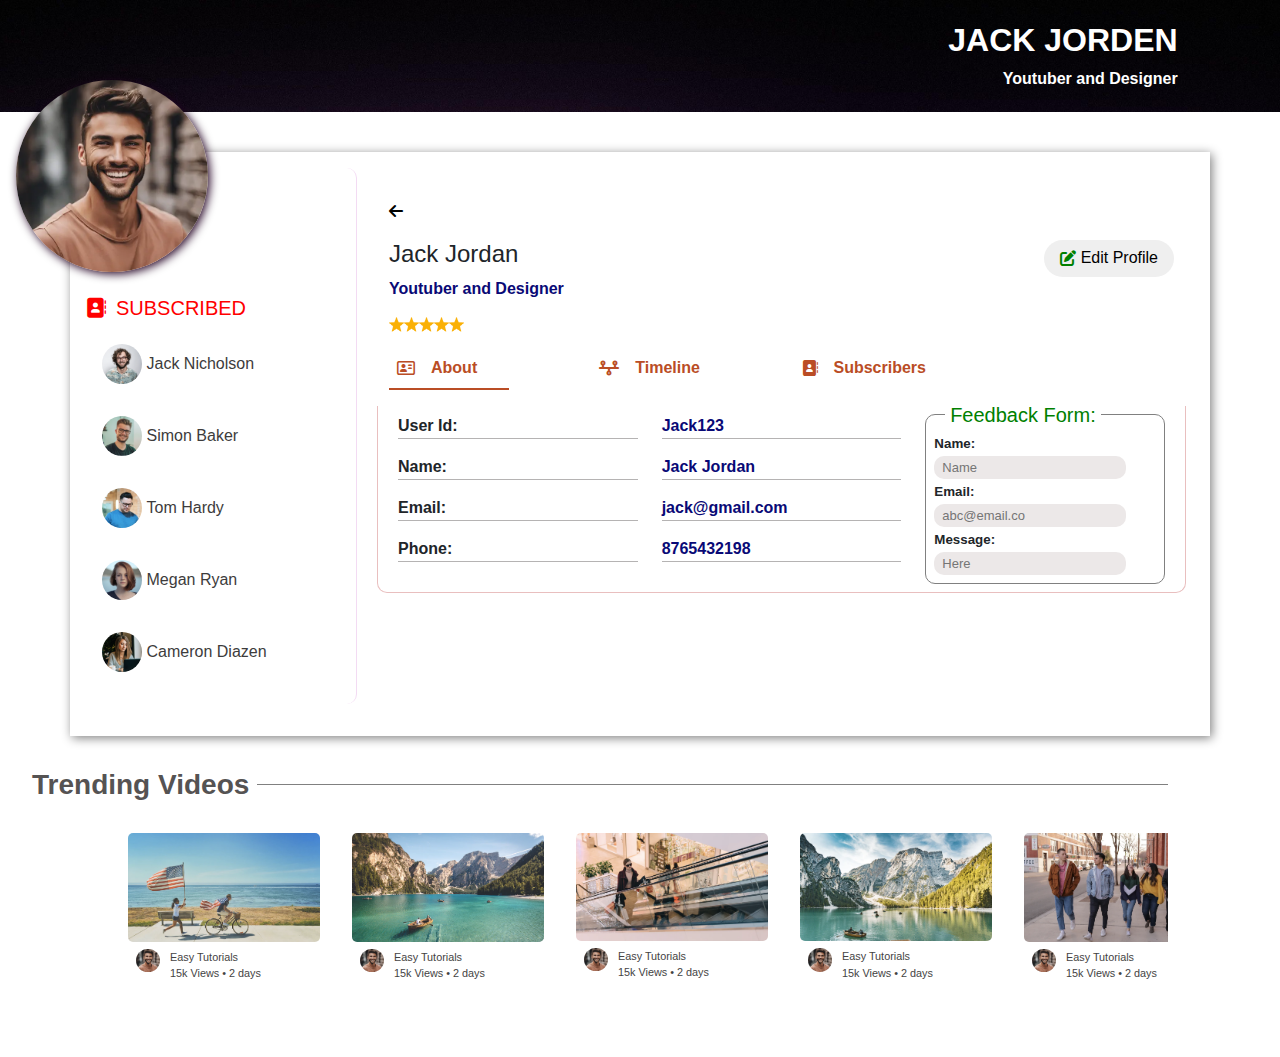
<file: profile-page.html>
<!DOCTYPE html>
<html lang="en">
<head>
    <meta charset="UTF-8">
    <meta name="viewport" content="width=device-width, initial-scale=1.0">
    <link rel="stylesheet" href="https://cdn.jsdelivr.net/npm/bootstrap@5.3.2/dist/css/bootstrap.min.css">
    <link rel="stylesheet" href="https://cdnjs.cloudflare.com/ajax/libs/font-awesome/6.5.1/css/all.min.css">
    <link rel="stylesheet" href="style.css">
    <title>Profile Page</title>
</head>
<body>
    <div class="header">
        <h3>JACK JORDEN</h3>
        <p>Youtuber and Designer</p>
    </div>
    <div class="user-profile-pic">
        <img class="user-img" src="images/user-profile-pic-high.webp" id="pic">
        <div class="camera-img">
            <input type="file" id="file">
            <label for="file" onclick="profile_change()">
                <img src="images/icons8-camera-30.png">
            </label>
        </div>
    </div>
    <div class="container">
        <div class="row">
            <div class="col-lg-3 col-mg-12 col-sm-12" id="work-design-outer">
                <div class="row" >
                    <div class="subscribed-list">
                        <h5 class="subscribed-btn"><i class="fa-solid fa-address-book"></i>SUBSCRIBED</h5>
                        <div class="subscribed-hidden">
                            <a class="subscribed" href="#"><img src="images/Jack.png"><p>Jack Nicholson</p></a>
                            <a class="subscribed" href="#"><img src="images/simon.png"><p>Simon Baker</p></a>
                            <a class="subscribed" href="#"><img src="images/tom.png"><p>Tom Hardy</p></a>
                            <a class="subscribed" href="#"><img src="images/megan.png"><p>Megan Ryan</p></a>
                            <a class="subscribed" href="#"><img src="images/cameron.png"><p>Cameron Diazen</p></a>
                        </div> 
                    </div>
                </div> 
            </div>
            <div class="col-lg-9 col-mg-12 col-sm-12 container2">
                <div class="row" id="back-btn-div">
                    <a href="index.html"><button class="back-btn"><i class="fa-solid fa-arrow-left"></i></button></a>
                </div>
                <div class="row">
                    <div class="d-flex justify-content-between">
                        <h4>Jack Jordan</h4>
                        <button class="d-flex align-items-center" id="edit-profile"><i class="fa-solid fa-pen-to-square"></i><p>Edit Profile</p></button>
                    </div>
                    <p class="blue">Youtuber and Designer</p>
                </div>
                <div class="row">
                    <div class="d-flex" id="rating">
                        <img src="images/yellow-star.png" alt="star">
                        <img src="images/yellow-star.png" alt="star">
                        <img src="images/yellow-star.png" alt="star">
                        <img src="images/yellow-star.png" alt="star">
                        <img src="images/yellow-star.png" alt="star">
                    </div> 
                </div>
                <div class="row">
                    <div class="col-lg-3 col-mg-6 col-sm-6">
                        <button class="about-btn act"><i class="fa-regular fa-address-card"></i>About</button>
                    </div>
                    <div class="col-lg-3 col-mg-6 col-sm-6 timeline">
                        <button class="timeline-btn"><i class="fa-solid fa-timeline"></i>Timeline</button>
                    </div>
                    <div class="col-lg-6 col-mg-12 col-sm12" id="subscriber-div">
                        <button id="subscriber-btn"><i class="fa-solid fa-address-book"></i>Subscribers</button>
                        <div class="subs">
                            <ul class="subscriber-list">
                                <input type="text" id="searchbar" onkeyup="search_fav()" name="search" placeholder="Search..">
                                <li class="favs"><i class="fa-regular fa-address-book"></i>Jack Nicholson</li>
                                <li class="favs"><i class="fa-regular fa-address-book"></i>Simon Baker</li>
                                <li class="favs"><i class="fa-regular fa-address-book"></i>Tom Hardy</li>
                                <li class="favs"><i class="fa-regular fa-address-book"></i>Tiara Kastle</li>
                                <li class="favs"><i class="fa-regular fa-address-book"></i>Siana Serge</li>
                                <li class="favs"><i class="fa-regular fa-address-book"></i>Mettegan Charles</li>
                                <li class="favs"><i class="fa-regular fa-address-book"></i>Garry Fox</li>
                                <li class="favs"><i class="fa-regular fa-address-book"></i>Diana George</li>
                                <li class="favs"><i class="fa-regular fa-address-book"></i>Kristian Ferroz</li>
                                <li class="favs"><i class="fa-regular fa-address-book"></i>Cameron Diazen</li>
                                <li class="favs"><i class="fa-regular fa-address-book"></i>Megan yan</li>
                            </ul>
                        </div>
                    </div>
                    
                </div>
                <div class="list-container timeline-container">
                    <div class="vid-list">
                        <div class="hover-class">
                            <a href="play_video.html">
                                <img src="images/thumbnail7.png" class="thumbnail">
                            </a>
                        </div>
                        <div class="d-flex">
                            <img src="images/user-profile-pic-high.webp">
                            <div class="vid-info">
                                <a href="#">Best channel to learn everything you need</a>
                                <p>Easy Tutorials</p>
                                <p>15k Views &bull; 2 days</p>
                            </div>
                        </div>
                    </div>
                    <div class="vid-list">
                        <div class="hover-class">
                            <a href="play_video.html">
                                <img src="images/thumbnail1.png" class="thumbnail">
                            </a>
                        </div>
                        <div class="d-flex">
                            <img src="images/user-profile-pic-high.webp">
                            <div class="vid-info">
                                <a href="#">Best channel to learn everything you need</a>
                                <p>Easy Tutorials</p>
                                <p>15k Views &bull; 2 days</p>
                            </div>
                        </div>
                    </div>
                    <div class="vid-list">
                        <div class="hover-class">
                            <a href="play_video.html">
                                <img src="images/thumbnail2.png" class="thumbnail">
                            </a>
                        </div>
                        <div class="d-flex">
                            <img src="images/user-profile-pic-high.webp">
                            <div class="vid-info">
                                <a href="#">Best channel to learn everything you need</a>
                                <p>Easy Tutorials</p>
                                <p>15k Views &bull; 2 days</p>
                            </div>
                        </div>
                    </div>
                    <div class="vid-list">
                        <div class="hover-class">
                            <a href="play_video.html">
                                <img src="images/thumbnail3.png" class="thumbnail">
                            </a>
                        </div>
                        <div class="d-flex">
                            <img src="images/user-profile-pic-high.webp">
                            <div class="vid-info">
                                <a href="#">Best channel to learn everything you need</a>
                                <p>Easy Tutorials</p>
                                <p>15k Views &bull; 2 days</p>
                            </div>
                        </div>
                    </div>
                    <div class="vid-list">
                        <div class="hover-class">
                            <a href="play_video.html">
                                <img src="images/thumbnail4.png" class="thumbnail">
                            </a>
                        </div>
                        <div class="d-flex">
                            <img src="images/user-profile-pic-high.webp">
                            <div class="vid-info">
                                <a href="#">Best channel to learn everything you need</a>
                                <p>Easy Tutorials</p>
                                <p>15k Views &bull; 2 days</p>
                            </div>
                        </div>
                    </div>
                    <div class="vid-list">
                        <div class="hover-class">
                            <a href="play_video.html">
                                <img src="images/thumbnail5.png" class="thumbnail">
                            </a>
                        </div>
                        <div class="d-flex">
                            <img src="images/user-profile-pic-high.webp">
                            <div class="vid-info">
                                <a href="#">Best channel to learn everything you need</a>
                                <p>Easy Tutorials</p>
                                <p>15k Views &bull; 2 days</p>
                            </div>
                        </div>
                    </div>
                    <div class="vid-list">
                        <div class="hover-class">
                            <a href="play_video.html">
                                <img src="images/thumbnail6.png" class="thumbnail">
                            </a>
                        </div>
                        <div class="d-flex">
                            <img src="images/user-profile-pic-high.webp">
                            <div class="vid-info">
                                <a href="#">Best channel to learn everything you need</a>
                                <p>Easy Tutorials</p>
                                <p>15k Views &bull; 2 days</p>
                            </div>
                        </div>
                    </div>
                    <div class="vid-list">
                        <div class="hover-class">
                            <a href="play_video.html">
                                <img src="images/thumbnail8.png" class="thumbnail">
                            </a>
                        </div>
                        <div class="d-flex">
                            <img src="images/user-profile-pic-high.webp">
                            <div class="vid-info">
                                <a href="#">Best channel to learn everything you need</a>
                                <p>Easy Tutorials</p>
                                <p>15k Views &bull; 2 days</p>
                            </div>
                        </div>
                    </div>
                </div>
                <div class="row about-container">
                    <div class="col-lg-4 col-mg-6 col-sm-6 about1 about">
                        <p>User Id:</p>
                        <p>Name:</p>
                        <p>Email:</p>
                        <p>Phone:</p>
                    </div>
                    <div class="col-lg-4 col-mg-6 col-sm-6 about2 about">
                        <p class="blue">Jack123</p>
                        <p class="blue">Jack Jordan</p>
                        <p class="blue">jack@gmail.com</p>
                        <p class="blue">8765432198</p>
                    </div>
                    <div class="col-lg-4 col-mg-12 col-sm-12 about" id="form">
                        <h5>Feedback Form:</h5>
                        <form>
                            <label for="name">Name:</label>
                            <br>
                            <input type="text" id="name" name="nam" placeholder="Name">
                            <br>
                            <label for="email">Email:</label>
                            <br>
                            <input type="text" id="email" name="mail" placeholder=abc@email.co>
                            <br>
                            <label for="msg">Message:</label>
                            <br>
                            <input type="text" id="msg" placeholder="Here">
                        </form>
                    </div>
                </div>
            </div> 
        </div>
    </div>
    <div class="footer">
        <h3>Trending Videos</h3>
        <div class="marquee marquee-profile-page">
            <ul class="list">
                <li>
                    <div class="vid-list">
                        <a href="play_video.html">
                            <img src="images/thumbnail2.png" class="thumbnail">
                        </a>
                        <div class="d-flex marquee-content">
                            <img src="images/user-profile-pic-high.webp">
                            <div class="vid-info ">
                                <p>Easy Tutorials</p>
                                <p>15k Views &bull; 2 days</p>
                            </div>
                        </div>
                    </div>
                </li>
                <li>
                    <div class="vid-list">
                        <a href="play_video.html">
                            <img src="images/thumbnail1.png" class="thumbnail">
                        </a>
                        <div class="d-flex marquee-content">
                            <img src="images/user-profile-pic-high.webp">
                            <div class="vid-info ">
                                <p>Easy Tutorials</p>
                                <p>15k Views &bull; 2 days</p>
                            </div>
                        </div>
                    </div>
                </li>
                <li>
                    <div class="vid-list">
                        <a href="play_video.html">
                            <img src="images/thumbnail3.png" class="thumbnail">
                        </a>
                        <div class="d-flex marquee-content">
                            <img src="images/user-profile-pic-high.webp">
                            <div class="vid-info ">
                                <p>Easy Tutorials</p>
                                <p>15k Views &bull; 2 days</p>
                            </div>
                        </div>
                    </div>
                </li>
                <li>
                    <div class="vid-list">
                        <a href="play_video.html">
                            <img src="images/thumbnail4.png" class="thumbnail">
                        </a>
                        <div class="d-flex marquee-content">
                            <img src="images/user-profile-pic-high.webp">
                            <div class="vid-info ">
                                <p>Easy Tutorials</p>
                                <p>15k Views &bull; 2 days</p>
                            </div>
                        </div>
                    </div>
                </li>
                <li>
                    <div class="vid-list">
                        <a href="play_video.html">
                            <img src="images/thumbnail5.png" class="thumbnail">
                        </a>
                        <div class="d-flex marquee-content">
                            <img src="images/user-profile-pic-high.webp">
                            <div class="vid-info ">
                                <p>Easy Tutorials</p>
                                <p>15k Views &bull; 2 days</p>
                            </div>
                        </div>
                    </div>
                </li>
                <li>
                    <div class="vid-list">
                        <a href="play_video.html">
                            <img src="images/thumbnail6.png" class="thumbnail">
                        </a>
                        <div class="d-flex marquee-content">
                            <img src="images/user-profile-pic-high.webp">
                            <div class="vid-info ">
                                <p>Easy Tutorials</p>
                                <p>15k Views &bull; 2 days</p>
                            </div>
                        </div>
                    </div>
                </li>
                <li>
                    <div class="vid-list">
                        <a href="play_video.html">
                            <img src="images/thumbnail7.png" class="thumbnail">
                        </a>
                        <div class="d-flex marquee-content">
                            <img src="images/user-profile-pic-high.webp">
                            <div class="vid-info ">
                                <p>Easy Tutorials</p>
                                <p>15k Views &bull; 2 days</p>
                            </div>
                        </div>
                    </div>
                </li>
                <li>
                    <div class="vid-list">
                        <a href="play_video.html">
                            <img src="images/thumbnail8.png" class="thumbnail">
                        </a>
                        <div class="d-flex marquee-content">
                            <img src="images/user-profile-pic-high.webp">
                            <div class="vid-info ">
                                <p>Easy Tutorials</p>
                                <p>15k Views &bull; 2 days</p>
                            </div>
                        </div>
                    </div>
                </li>
            </ul>
            <ul class="list">
                <li>
                    <div class="vid-list">
                        <a href="play_video.html">
                            <img src="images/thumbnail2.png" class="thumbnail">
                        </a>
                        <div class="d-flex marquee-content">
                            <img src="images/user-profile-pic-high.webp">
                            <div class="vid-info ">
                                <p>Easy Tutorials</p>
                                <p>15k Views &bull; 2 days</p>
                            </div>
                        </div>
                    </div>
                </li>
                <li>
                    <div class="vid-list">
                        <a href="play_video.html">
                            <img src="images/thumbnail1.png" class="thumbnail">
                        </a>
                        <div class="d-flex marquee-content">
                            <img src="images/user-profile-pic-high.webp">
                            <div class="vid-info ">
                                <p>Easy Tutorials</p>
                                <p>15k Views &bull; 2 days</p>
                            </div>
                        </div>
                    </div>
                </li>
                <li>
                    <div class="vid-list">
                        <a href="play_video.html">
                            <img src="images/thumbnail3.png" class="thumbnail">
                        </a>
                        <div class="d-flex marquee-content">
                            <img src="images/user-profile-pic-high.webp">
                            <div class="vid-info ">
                                <p>Easy Tutorials</p>
                                <p>15k Views &bull; 2 days</p>
                            </div>
                        </div>
                    </div>
                </li>
                <li>
                    <div class="vid-list">
                        <a href="play_video.html">
                            <img src="images/thumbnail4.png" class="thumbnail">
                        </a>
                        <div class="d-flex marquee-content">
                            <img src="images/user-profile-pic-high.webp">
                            <div class="vid-info ">
                                <p>Easy Tutorials</p>
                                <p>15k Views &bull; 2 days</p>
                            </div>
                        </div>
                    </div>
                </li>
                <li>
                    <div class="vid-list">
                        <a href="play_video.html">
                            <img src="images/thumbnail5.png" class="thumbnail">
                        </a>
                        <div class="d-flex marquee-content">
                            <img src="images/user-profile-pic-high.webp">
                            <div class="vid-info ">
                                <p>Easy Tutorials</p>
                                <p>15k Views &bull; 2 days</p>
                            </div>
                        </div>
                    </div>
                </li>
                <li>
                    <div class="vid-list">
                        <a href="play_video.html">
                            <img src="images/thumbnail6.png" class="thumbnail">
                        </a>
                        <div class="d-flex marquee-content">
                            <img src="images/user-profile-pic-high.webp">
                            <div class="vid-info ">
                                <p>Easy Tutorials</p>
                                <p>15k Views &bull; 2 days</p>
                            </div>
                        </div>
                    </div>
                </li>
                <li>
                    <div class="vid-list">
                        <a href="play_video.html">
                            <img src="images/thumbnail7.png" class="thumbnail">
                        </a>
                        <div class="d-flex marquee-content">
                            <img src="images/user-profile-pic-high.webp">
                            <div class="vid-info ">
                                <p>Easy Tutorials</p>
                                <p>15k Views &bull; 2 days</p>
                            </div>
                        </div>
                    </div>
                </li>
                <li>
                    <div class="vid-list">
                        <a href="play_video.html">
                            <img src="images/thumbnail8.png" class="thumbnail">
                        </a>
                        <div class="d-flex marquee-content">
                            <img src="images/user-profile-pic-high.webp">
                            <div class="vid-info ">
                                <p>Easy Tutorials</p>
                                <p>15k Views &bull; 2 days</p>
                            </div>
                        </div>
                    </div>
                </li>

            </ul>
        </div>
    </div>
    <script>
        // subcriber button--------------------------------
        var subscriberBtn = document.querySelector("#subscriber-btn");
        var subs = document.querySelector(".subs");
        function closesubsBtn() {
            subs.classList.remove("subs-show");
        }
        function handleOutsideSubsButton(event){
            if((!subscriberBtn.contains(event.target)) && (!subs.contains(event.target))){
                closesubsBtn();
            }
        }
        document.addEventListener("click",handleOutsideSubsButton);

        subscriberBtn.addEventListener("click",() => {
            subs.classList.toggle("subs-show");
        });

        // search fav---------------------------------------
        function search_fav(){
            let input = document.getElementById('searchbar').value.toLowerCase();
            let x = document.getElementsByClassName('favs');
            for (let i = 0; i < x.length; i++) {
                if (x[i].innerHTML.toLowerCase().includes(input)) {
                    x[i].style.display = "list-item";
                } 
                else {
                    x[i].style.display = "none";
                }
            }
        }

        // to change profile pic----------------------------
        function profile_change(){
            var input = document.getElementById("file");
            var pic = document.getElementById("pic");
            input.onchange = function(){
                pic.src = URL.createObjectURL(input.files[0]);
            }  
        }

        // timeline-button-----------------------------------------
        var timelineBtn = document.querySelector(".timeline-btn");
        var aboutContainer = document.querySelector(".about-container");
        var timelineContainer = document.querySelector(".timeline-container");
        timelineBtn.onclick = function(){
            timelineContainer.classList.toggle("timeline-container-show");
            aboutContainer.classList.toggle("about-container-hide");
            timelineBtn.classList.add("act");
            aboutBtn.classList.remove("act");
        }
        // about-btn ------------------------------
        var aboutBtn = document.querySelector(".about-btn");
        aboutBtn.onclick = function(){
            aboutContainer.classList.remove("about-container-hide");
            aboutContainer.classList.toggle("about-container");
            timelineContainer.classList.remove("timeline-container-show");
            aboutBtn.classList.add("act");
            timelineBtn.classList.remove("act");
        }
        // subscribed button for small screen-----
        var subscribed = document.querySelector(".subscribed-btn");
        var subscribedContent = document.querySelector(".subscribed-hidden");
        subscribed.onclick = function(){
            subscribedContent.classList.toggle("subscribed-show");
        }
        
    </script>
    <script src="https://cdn.jsdelivr.net/npm/bootstrap@5.3.2/dist/js/bootstrap.bundle.min.js"></script>
</body>
</html>
</file>
<file: style.css>
* {
    margin: 0;
    padding: 0;
    font-family: 'poppins', sans-serif;
    box-sizing: border-box;
}

p {
    margin-top: 0;
    margin-bottom: 0rem!important;
}

a {
    text-decoration: none!important;
    color: rgb(61, 60, 60)!important;
}

body {
    overflow-x: hidden;
}

img {
    cursor: pointer;
}

nav {
    padding: 10px 2%;
    box-shadow: 0px 0px 5px black;
    position: sticky;
    top: 0;
    z-index: 10;
    background-color: #fff;
}
/* ------------------------------------- */
.nav-right .user-icon {
    width: 2rem;
    height: 2rem;
    border-radius: 50%;
    margin-right: 0;
}

.user-bar {
    max-height: max-content;
    max-width: 20%;
    right: 1rem;
    box-shadow: 0px 0px 5px black;
    position: fixed;
    border-radius: 10px;
    background-color: rgb(222, 219, 219);
    display: flex;
    flex-direction: column;
    animation: banner-transition 2s;
}

.user-bar #img1 {
    width: 100%;
    height: fit-content;
    border-bottom-left-radius: 40%;
    border-bottom-right-radius: 40%;
    box-shadow: 2px 2px 10px grey;
}

.user-bar-inner i {
    color: inherit;
    font-size: 1rem;
    padding: .5rem;
    border-radius: 50%;
}

@keyframes rot {
    0%{
        opacity: .2;
    }
    40%{
        opacity: 1;
    }
    70%{
        opacity: 1;
        transform: rotateY(360deg);
    }

    100%{
        opacity: 1;
        transform: rotateY(360deg);
    }
}

.user-bar-inner i:hover {
    animation: rot 5s infinite;
    box-shadow: 2px 2px 10px grey;
}

@keyframes line-down {
    0%{
        opacity: 1;
        transform: rotateY(360deg);
    }
    100%{
        opacity: 1;
    }
}

.user-bar-inner h4 {
    text-align: center;
    font-weight: 600;
    text-shadow: 2px 2px rgb(190, 188, 188);
    display: block;
    padding-top: 1rem;
    color: rgb(54, 53, 53);
    animation: line-down 2s;
}

.user-bar-inner h4 span {
    font-size: .8rem;
}

.profile-popup-icons {
    display: flex;
    justify-content: space-around;
    padding: 1rem 0 1rem 0;
}

.profile-popup-divs {
    position: relative;
}

#div1 i {
    color: purple;
    border: .5px solid purple;
    box-shadow: 2px 2px 10px purple;
}

#div2 i {
    color: blue;
    border: .5px solid blue;
    box-shadow: 2px 2px 10px blue;
}

#div3 i {
    color: green;
    border: .5px solid green;
    box-shadow: 2px 2px 10px green;
}

#div4 i {
    color: red;
    border: .5px solid red;
    box-shadow: 2px 2px 10px red;
}

/* tooltip----------------- */
.tooltext {
    display: none;
    position: absolute;
    top: -2.5rem;
    left: 0rem;
    background-color: rgb(235, 231, 231);
    border-radius: 10px;
    padding: .2rem .3rem;
    font-size: x-small;
    width: max-content;
    height: fit-content;
    font-weight: 600;
    color: #5a5a5a;
    
}

.profile-popup-divs:hover .tooltext {
    display: block;
}

/* -------------------------------------------- */

.nav-right img {
    width: 25px;
    margin-right: 25px;
}

/* --------------------------------------------------- */

#list{
    position: absolute;
    background-color: white;
    height: 100vh;
    right: 0;
    padding-top: 1rem;
    padding-left: 1rem;
    box-shadow: 2px 2px 10px grey;
    border-radius: 5px;
    animation: banner-transition 1s;
    background-color: rgb(222, 219, 219);
    overflow-y: auto;
    padding-bottom: 5rem;
}

.btn img {
    border: none;
}

.favs{
    list-style:none;
    padding: .5rem;
}

.favs:hover {
    background-color: rgb(247, 226, 171);
    transition: all .2s linear;
    cursor: pointer;
}

.favs .fa-star {
    color: goldenrod;
    margin-right: 1rem;
    font-size: .7rem;
}

#list input {
    padding: .5rem 1rem;
    border-radius: 50px;
    border: 1px solid rgb(191, 189, 189);
    margin-bottom: 1rem;
}

/* ----------------------------------------------- */

.nav-left .menu-icon {
    width: 22px;
    margin-right: 25px;
}

.nav-left .logo {
    width: 130px;
}

.nav-middle .mic-icon {
    width: 16px;
}

.nav-middle .search-box {
    border: 1px solid #ccc;
    border-radius: 50px;
    margin-right: 10px;
    padding: 8px 12px;
}

.nav-middle .search-box input {
    border: none;
    outline: none;
    background-color: transparent;
    width: 400px;
}

.nav-middle .search-box img {
    width: 15px;
}

/* ------------------------------------------------------------------ */

.sidebar {
    background: #fff;
    width: 5%;
    height: 100vh;
    position: fixed;
    top: 0;
    padding-top: 80px;
    padding-left: 2%;
    transition: width .5s ease;
    z-index: 1;
}

.shortcut-links {
    width: auto;
    height: 100vh;
}

.shortcut-links a {
    display: flex;
    align-items: center;
    padding-bottom: 15px;
    width: fit-content;
    flex-wrap: wrap;
}

.shortcut-links a p { 
    display: none;
}

.shortcut-links a img {
    width: 20px;
    margin-right: 20px;
}

.large-sidebar {
    width: 15%;
    padding-left: 2%;
    overflow: hidden;
    position: fixed;
    transition: none;
    position: fixed;
    animation: banner-transition 2s;
}

.large-sidebar .shortcut-links a p{
    display: contents;
}

/* -----------------sidebar-------------------------- */


/* ------------------main---------------------------- */
.container1 {
    padding-left: 7%;
    padding-right: 2%;
    padding-top: 20px;
    padding-bottom: 20px;
    background-color: #fff;
}

.large-container {
    padding-left: 17%;
    animation: banner-transition 1s;
}

@keyframes anim-lineUp {
    0% {
      opacity: 0;
      top: -3rem;
    }
    20% {
      opacity: 0;
      top: 0rem;
    }
    50% {
      opacity: 1;
      transform: rotateY(360deg);
      top: 3rem;
    }
    100% {
      opacity: 1;
      transform: rotateY(360deg);
      top: 5rem;
    }
  }

.text-on-img {
    display: none;
    left: 15%;
    top: 0;
    color: white;
    text-shadow: 2px 2px black;
    font-weight: 600;
    font-size: 2rem;
}

.hover-class {
    position: relative;
}

.hover-class:hover .text-on-img {
    display: inline-block;
    animation: anim-lineUp 2s infinite;
    position: absolute;
    z-index: 100;
}

@keyframes banner-transition {
    0%{
        opacity: 0;
    }
    100%{
        opacity: 1;
    }
}

.banner {
    width: 100%;
}

.banner .img2 {
    margin-bottom: 1rem;
    width: 100%;
    border-radius: 10px;
    animation: banner-transition 2s;
}

.banner .img2:hover {
    box-shadow: 2px 2px 10px grey;
}

.vid-list:hover {
    box-shadow: 2px 2px 10px grey;
    border-radius: 10px;
}

.list-container {
    display: grid;
    grid-template-columns: repeat(auto-fit, minmax(250px,1fr));
    grid-column-gap: 20px;
    grid-row-gap: 30px;
    margin-top: 15px;
}

.vid-list {
    animation: banner-transition 2s;
}

.vid-list .thumbnail {
    width: 100%;
    border-radius: 5px;
    position: relative;
}

.vid-list .d-flex {
    align-items: flex-start;
    margin-top: 7px;
}

.vid-list .d-flex img {
    width: 35px;
    margin-right: 10px;
    border-radius: 50%;
}

.vid-info {
    color: #5a5a5a;
    font-size: 13px;
}

.vid-info a {
    color: #000;
    font-weight: 600;
    display: block;
    margin-bottom: 5px;
}

/* animated section---------------------------- */
.animated-section {
    padding: 1rem;
    background-color: rgb(228, 239, 243);
}

.animated-left-container {
    padding: 4rem 1rem 1rem 4rem;
    position: relative;
}
.beam {
    margin-top: 4.5rem;
    margin-right: 0rem;
    margin-left: 2rem;
    height: 30rem;
    width: 2rem;
    background-color: rgb(95, 192, 224);
    border-radius: 10px;
    animation: beam-anim 2s linear;
}

#meeting-img {
    width: 80%;
    margin: 4rem 1rem 3rem 1rem;
    border-radius: 20px;
}

#vector-img {
    position: absolute;
    left: 4rem;
    top: 0;
    animation: vector-anim 4s linear infinite;
    transition: .1s ease-in-out;
}

#apps-img {
    position: absolute;
    bottom: -3rem;
    width: 55%;
    left: 1rem;
    border-radius: 20px;
} 

.square-animation {
    animation: l-to-r-anim 2s;
}

.footer:hover #back-to-top-btn{
    display: flex;    
}

#drop-shape {
    display: flex;
    background-color: orangered;
    position: absolute;
    width: 12rem;
    height: 12rem;
    border-top-right-radius: 50%;
    border-bottom-right-radius: 50%;
    border-bottom-left-radius: 50%;
    right: -1rem;
    bottom: 1rem;
    animation: drop-anim 3s ease-in-out infinite;
    color: white;
    text-align: center;
    align-items: center;
    font-size: 1.5rem;
    font-weight: 600;
    padding: .2rem;
}

#back-to-top-btn {
    display: flex;
    justify-content: center;
    align-items: center;
    height: 3rem;
    width: 3rem;
    position: fixed;
    bottom: 3rem;
    right: 3rem;
    display: none;
    background-color: rgb(50, 106, 103);
    border-radius: 50%;
    animation: top-btn-anim 2s infinite;
    color: white;
    animation-delay: .6s;
    z-index: 5;
}

.animated-section:hover #back-to-top-btn{
    display: flex;
}

#back-to-top-btn i{
    color: white;
    font-size: 1.5rem;
}
@keyframes vector-anim {
    0%{
        transform: rotateZ(-10deg);
    }
    50%{
        transform: rotateZ(10deg);
    }
    100%{
        transform: rotateZ(-10deg);
    }
}

@keyframes l-to-r-anim {
    0% {
        transform: translateX(-20rem);
    }
    100%{
        transform: translateX(0);
    }
}
@keyframes drop-anim {
    0%{
        transform: scale(1);
    }
    50%{
        transform: scale(1.05);
    }
    100%{
        transform: scale(1);
    }
}
@keyframes top-btn-anim {
    0%{
        box-shadow: 0 0 0 15px rgb(45, 118, 115);
    }
    70%{
        box-shadow: 0 0 0 30px transparent;
    }
    100%{
        box-shadow: 0 0 0 0 transparent;
    }
}
@keyframes beam-anim {
    0% {
        top: 3rem;
    }
    50% {
        transform: translateY(3rem);
    }
    100% {
        transform: translateY(0);
        transition: 2s ease;

    }
}

.animated-right-container{
    padding: 1rem;
    padding-top: 8rem;
}

.animated-right-container h2 {
    margin-bottom: 1rem;
    font-weight: 600;
}

.animated-right-container button {
    margin-top: 2rem;
    border: none;
    background-color: rgb(47, 105, 125);
    padding: .5rem 1rem;
    color: white;
    border-radius: 10px;
    font-weight: 600;
    font-size: 1rem;
}

.animated-right-container button:hover {
    background-color: rgb(64, 133, 156);
    transition: .5s ;
}
/* ----------------media query-------------- */

@media (max-width: 900px){

    .menu-icon {
        display: none;
    }

    .sidebar {
        display: none;
    }

    .nav-right > img {
        display: none;
    }

    .mic-icon {
        display: none;
    }

    .nav-right .user-icon {
        display: block;
        width: 30px;
    }

    .nav-right .right-menu {
        display: block;
        width: 30px;
    }

    .nav-middle .search-box input {
        display: none;
    }

    .search-box img {
        width: 5px;
    }

    .logo {
        width: 25px;
    }

    .container1 {
        padding-left: 2%;
        padding-right: 2%;
    }

    .right-sidebar {
        display: none;
    }

    .collapse {
        position: fixed;
    }

    .user-bar {
        height: fit-content;
        max-width: 50%!important;
    }
    
    .user-bar #img1 {
        width: 100%;
        height: 20vh;
    }

    .user-bar i{
        font-size: .7rem;
    }
}

/* -------------------------- play video page------------------------- */
.play-container {
    padding-left: 2%;
    animation: banner-transition 2s;
}

.row {
    display: flex;
    justify-content: space-between;
    flex-wrap: wrap;
}

.play-video {
    flex-basis: 69%;
}

.right-side-list {
    flex-basis: 30%;
}

.play-video video {
    width: 100%;
}

.side-video-list {
    display: flex;
    justify-content: space-between;
    margin-bottom: 8px;
}
.side-video-list:hover {
    box-shadow: 2px 2px 10px gray;
    border-radius: 10px;
}

.side-video-list:hover .side-video-list img{
    border-bottom-left-radius: 10px;
    border-top-left-radius: 10px;
}

.side-video-list img {
    width: 100%;
    border-radius: 10px;
}

.side-video-list .small-thumbnail {
    flex-basis: 49%;
}

.side-video-list .vid-info {
    flex-basis: 49%;
}

.user-play-video {
    gap: .5rem;
    height: 2.5rem;
    align-items: center;
    margin-bottom: 1rem;
    display: flex;
}

.user-play-video img {
    width: 45px;
    height: 45px;
    border-radius: 50%;
}

.user-play-video h5 {
    font-size: 1rem;
    font-weight: 550;
    margin-bottom: 0;
}

.user-play-video p {
    font-size: .8rem;
    color: grey;
    margin-bottom: 0;
}

.join , .subscribe {
    padding: .5rem 1.5rem;
    border: 1px solid gray;
    border-radius: 40px;
    background-color: #fff;
}

.join:hover , .subscribe:hover {
    background-color: rgb(94, 94, 95);
    color: white;
}

.subscribe {
    background-color: #000;
    color: white;
}

.like-unlike {
    display: flex;
    height: 3rem;
    align-items: center;
    gap: .5rem;
    margin-bottom: 1rem;
}

.first {
    padding: .5rem 1.2rem;
    border-radius: 50px;
    background-color: rgba(128, 128, 128, 0.138);
}

.like {
    border: none;
    display: flex;
    border-top-left-radius: 50px;
    border-bottom-left-radius: 50px;
    align-items: center;
    gap: 5px;
    padding-right: 5px;
    border-right: 1px solid rgb(192, 187, 187);
}

.unlike {
    border: none;
    border-top-right-radius: 50px;
    border-bottom-right-radius: 50px;
    padding-left: 5px;
}

.share-download {
    border: none;
    border-radius: 50px;
    padding: .5rem 1.2rem;
    display: flex;
    align-items: center;
    gap: 5px;
}

.small-container {
    display: flex;
    gap: 1%;
}

.first:hover {
    box-shadow: 2px 2px 10px gray;
}

.user-play-video button:hover, .share-download:hover {
    box-shadow: 2px 2px 10px gray;
    background-color: rgb(94, 94, 95);
    color: white;
}

.like i:hover {
    color: rgb(13, 178, 13);
}

.unlike i:hover {
    color: red;
}

.rating-box-outer {
    flex-basis: 30%;
    margin-bottom: .5rem;
}

.user-play-video-outer {
    flex-basis: 50%;
}

.description {
    background-color: rgba(192, 187, 187, 0.278);
    border-radius: 5px;
    padding: 1rem;
    box-shadow: 2px 2px 10px gray;
}

.description h6 {
    margin-bottom: 1rem;
    font-weight: bold;
}

.description a {
    display: inline-block;
    padding-bottom: 1rem!important;
    font-weight: bold;
    color: blue!important;
}

.description p {
    display: inline-block;
    font-size: .9rem;
    margin-bottom: 1rem!important;
}

.rating-box {
    border-radius: 20px;
    background-color: #efeded;
    padding: .6rem .4rem .4rem .4rem;
    text-align: center;
    width: 10rem;
    height: 2.5rem;
    box-shadow: 2px 2px 10px gray;
}

.stars {
    display: flex;
    justify-content: space-evenly;
}

.rating-box .stars i:hover{
    color: goldenrod;
}

.stars i {
    font-size: 1rem;
    cursor: pointer;
    transition: color 0.3s;
}

.stars .active {
    color: goldenrod;
}

.side-video {
    height: 100px;
    width: 200px;
    padding-right: 2%;
}

/* comment-section--- */
.comment-section {
    margin: 3rem 2rem;
}
.comment-section button{
    border: none;
    background-color: white;
    width: 14rem;
}
.sort-hide {
    visibility: hidden;
    box-shadow: 2px 2px 10px gray;
}
.sort-hide ul {
    padding-left: 0;
    margin-bottom: 0;
}
.sort-hide li {
    list-style: none;
    padding: .5rem 2rem;
}
.sort-hide li:hover {
    background-color: #e9e7e7;
}
.sort-by:focus .sort-hide{
    visibility: visible;
}
#add-comment {
    width: 80%;
    border: none;
    padding-left: 1rem;
    border-bottom: 1px solid rgb(187, 187, 187);
}
.comments-outer {
    align-items: start;
}

.comments-outer img {
    width: 2.5rem;
    border-radius: 50%;
    margin: 0 1rem;
}
.comments {
    padding: 0 1rem;
}
.comments h6{
    color: black;
    font-weight: 600;
}
.comments h6 span{
    color: gray;
    padding-left: 1rem;
    font-weight: 400;
    font-size: small;
}

.comments div {
    padding: 1rem 0;
}
.comments div i {
    font-size: 1.2rem;
    color: rgb(79, 77, 77);
    cursor: pointer;
}
.comments div i:hover {
    opacity: .8;
}
.reply{
    font-size: small;
    cursor: pointer;
}


@media (max-width:900px) {
    nav {
        width: 100%;
    }

    .rating-box {
        width: 30%;
        margin-bottom: 1rem;
    }

    .description {
        margin-bottom: 2rem;
    }

    .right-side-list {
        flex-basis: 100%;
    }

    .play-video {
        flex-basis: 100%;
    }

    .small-container {
        display: block;
    }

    .rating-box-outer {
        flex-basis: 100%;
    }
    
    .user-play-video-outer {
        flex-basis: 100%;
    }

    .user-play-video {
        display: block;
    }

}

@media (max-width: 376px){
    .user-play-video  h5{
        font-size: small;
    } 
}

/* ---------- Profile Page------------------ */
.header {
    background-image: url("images/bg-img.jpg");
    background-size: cover;
    height: 7rem;
    width: 100%;
    display: flex;
    align-items: end;
    justify-content: center; 
    flex-direction:column;
}

@keyframes flip {
    0%,80% {
        transform: rotateY(360deg);
    }
}

.header h3 {
    color: white;
    padding-right: 8vw;
    font-weight: 800;
    font-size: 2rem;
    animation: flip 2s;
}

.header:hover h3{
    animation: flip 2s infinite;
}

.header p{
    color: white;
    padding-right: 8vw;
    font-weight: 600;
    font-size: 1rem;
}

.user-img {
    position: absolute;
    top: 5rem!important;
    left: 1rem;
    border-radius: 50%;
    box-shadow: 2px 2px 10px rgb(34, 1, 34);
    height: 12rem;
    width: 12rem;
    animation: cam-img 5s infinite;
}

.camera-img{
    visibility: hidden;
}

@keyframes cam-img {
    0% {
    transform: scale(1);
    top: 3rem;
    }
    50% {
    transform: scale(1.05);
    top: 3rem;
    }
    100% {
    transform: scale(1);
    top: 3rem;
    }
}

.camera-img img {
    position: absolute;
    left: 8rem;
    top: 13rem;
    border-radius: 50px;
}

.camera-img input {
    display: none;
}

.user-profile-pic {
    display: inline-block;
}

.user-profile-pic:hover .camera-img {
    visibility: visible;
    padding: 0;
    margin: 0;
}

/* container2----------------- */
.container2 {
    padding: 2rem;
    animation: transition-div 5s;
}

.container2:hover {
    box-shadow: 2px 2px 10px rgb(79, 78, 78);
    border-radius: 10px;
}

.subscribed {
    display: flex;
    gap: 2%;
    padding: 1rem 1rem;
    align-items: center;
}

#work-design-outer .subscribed:hover {
    background-color: purple;
    transition: all .5s linear;
}

#work-design-outer .subscribed:hover img{
    animation: flip 1s;
}

#work-design-outer .subscribed:hover p{
    color: white;
}

.subscribed-list h5 {
    color: red;
}

.subscribed-list h5 i {
    padding-right: 10px;

}

.subscribed img{
    height: 2.5rem;
    width: 2.5rem;
    border-radius: 50px;
}

.container {
    margin-top: 1rem;
    box-shadow: 2px 2px 10px grey;
    padding: 1rem;
    animation: transition-div 5s;
}
#work-design-outer {
    padding-top: 8rem!important;
    border-right: 1px solid rgb(243, 219, 243);
    border-radius: 10px;
}
#designs {
    margin-top: 2rem;
}
#work-link a span, #designs a span{
    color: #878585;
}
#work-link a, #designs a {
    display: block;
}
#edit-profile {
    border: none;
    padding: 0 1rem;
    border-radius: 50px;
}
#edit-profile i {
    margin-right: 5px;
    color: green;
}
.row {
    margin-bottom: 1rem;
}
.blue {
    color: rgb(9, 9, 118);
    font-weight: 600;
}

#rating img{
    height: 15px;
    width: 15px;
}

#form {
    position: relative;
}

#form h5{
    color: green;
    position: absolute;
    display: inline-block;
    background-color: white;
    padding: .3rem;
    border-radius: 10px;
    top: -1rem;
    left: 2rem;
}

#form form{
    border: 1px solid grey;
    border-radius: 10px;
    padding: .5rem;
    padding-top: 1rem;
}

#form form input {
    background-color: #ece8e8;
    border: none;
    border-radius: 10px;
    padding: .1rem .5rem;
    font-size: small;
}

#form form label {
    font-size: smaller;
    font-weight: 600;
}

.about-container {
    border: 1px solid rgb(233, 191, 191);
    padding: .5rem;
    border-top: 0;
    border-bottom-left-radius: 10px;
    border-bottom-right-radius: 10px;
}

.about-container:hover {
    box-shadow: 2px 5px 5px grey;
}

.about-container-show {
    display: block;
    animation: transition-div 5s;
    border: 1px solid red;
}

.about-container-hide {
    display: none;
    animation: transition-div 5s;
}

.about p {
    margin-bottom: 1rem!important;
    border-bottom: 1px solid rgb(181, 179, 179);
    font-weight: 600;
}

.about-btn {
    border: none;
    background-color: white;
    font-weight: 600;
    color: rgb(186, 77, 37);
    padding: .5rem;
    padding-right: 2rem!important;
    display: flex;
    align-items: center;
}

.about-btn i, #subscriber-btn i, .timeline-btn i{
    padding-right: 1rem;
}

.about-btn:hover{
    background-color: rgb(186, 77, 37);
    color: white;
}

#subscriber-btn, .timeline-btn{
    border: none;
    background-color: white;
    color: rgb(186, 77, 37);
    padding: .5rem;
    padding-right: 2rem;
    font-weight: 600;
    display: flex;
    align-items: center;
    transition: all .2s;
}

#subscriber-btn:hover, .timeline-btn:hover {
    background-color: rgb(186, 77, 37);
    color: white;
}

.subs {
    display: none;
}

.subs-show {
    display: contents;
    right: 10px;
    position: absolute;
    animation: transition-div 5s;
}

.subs-show .subscriber-list {
    position: absolute;
    background-color: white;
    box-shadow: 2px 2px 10px gray;
    list-style: none;
    border-radius: 10px;
    width: 30%;
    padding: 1rem 0;
    padding-left: 1rem;
    position: absolute;
    z-index: 10;
    animation: transition-div 5s;
}

.subs-show .subscriber-list input {
    padding: .5rem;
    margin-left: .5rem;
    width: 80%;
    border-radius: 20px;
    border: 1px solid gray;
}

.subs-show .subscriber-list .favs {
    display: flex;
    align-items: center;
    padding: .5rem 0;
    list-style: none;
}

.favs .fa-address-book{
    font-size: 1rem;
    color: purple;
    padding-right: 1rem;
}

.back-btn {
    border: none;
    background-color: white;
}

/* timeline--------------Profile page-------------------- */

@keyframes transition-div {
    0%{
        opacity: .5;
    }
    30%{
        opacity: 1;
    }
    70%{
        opacity: 1;
    }
    100%{
        opacity: 1;
    }
}
.timeline-container {
    display: none;
    animation: transition-div 5s;
}

.timeline-container-show{
    display: block;
    display: grid;
    grid-template-columns: repeat(auto-fit, minmax(250px,1fr));
    grid-column-gap: 20px;
    grid-row-gap: 30px;
    margin-top: 15px;
}

.act {
    border-bottom: 2px solid rgb(186, 77, 37);
}

/* marquee------------------- profile page-------------------------- */
@keyframes animation-marquee {
    0%{
        transform: translateX(0) ;
    }
    100%{
        transform: translateX(-66rem);
    }
}

.footer {
    padding: 2rem;
    position: relative;
}

.marquee {
    display: flex;
    margin: 1rem 5rem;
    overflow: hidden;
    border-top: 1px solid grey;
    padding-top: 2rem;
}

.marquee-main-page {
    margin: 1rem 0!important;
}

.footer h3 {
    text-align: center;
    font-weight: 700;
    color: rgb(85, 83, 83);
    position: absolute;
    display: inline-block;
    background-color: white;
    z-index: 2;
    padding-right: .5rem;
}

.marquee .list li{
    height: 10rem;
    width: 12rem;
    margin: 1rem;
    list-style: none;
}

.marquee:hover .list{
    animation-play-state: paused;
}

.marquee .list {
    display: flex;
    padding-left: 0!important;
    margin-bottom: 0!important;
    animation: animation-marquee 50s linear infinite forwards;
} 

.marquee-content {
    padding: 0 .5rem;
}

.marquee-content img{
    width: 1.5rem!important;
}

.marquee-content p{
    font-size: smaller;
    color: rgb(68, 67, 67);
}

/* profile page ------- Media Query-------------------- */

@media (max-width:900px){
    .about-container .about1 {
        width: 40%;
        padding-bottom: 1rem;
    }
    .about-container .about2 {
        width: 60%;
        padding-bottom: 1rem;
    }
    .marquee-profile-page {
        margin: 0;
    }
    .user-img {
        top: 6.5rem!important;
        height: 10rem;
        width: 10rem;
    }
    #back-btn-div {
        display: none;
    }
    .subscribed-hidden{
        display: none;
    }
    .subscribed-show img{
        height: 2.5rem;
        width: 2.5rem;
        border-radius: 50px;
    }
    .subscribed-show{
        display: contents;
    } 
    #edit-profile p {
        display: none;
    }
    .about1, .about2 {
        font-size: small;
    }
}

/* toggler button---------------------------- */
.toggler {
    width: 100%;
    display: flex;
    align-items: center;
}

.toggler input {
    display: none;
}

.vid-info .fa-star {
    font-size: 1rem;
    color: goldenrod;
    margin: 0rem .5rem .3rem 0;
}

.slider, .slider2, .slider3, .slider4, .slider5, .slider6, .slider7, .slider8 {
    position: relative;
    display: inline-block;
    height: 1rem;
    width: 2rem;
    background-color: #f0ecec;
    border: 1px solid rgb(190, 189, 189);
    border-radius: 50px;
    cursor: pointer;
    margin: .5rem 0;
}

.slider .ball, .slider2 .ball2, .slider3 .ball3, .slider4 .ball4, .slider5 .ball5, .slider6 .ball6, .slider7 .ball7, .slider8 .ball8 {
    position: absolute;
    display: inline-block;
    height: .9rem;
    width: .9rem;
    background-color: rgb(136, 135, 135);
    border-radius: 50px;
}

.slider .call, .slider2 .call, .slider3 .call, .slider3 .call, .slider4 .call, .slider5 .call, .slider6 .call, .slider7 .call, .slider8 .call {
    background-color: rgb(61, 60, 60);
    right: 0!important;
}

.slider:hover .tooltext, .slider2:hover .tooltext, .slider3:hover .tooltext, .slider4:hover .tooltext, .slider5:hover .tooltext, .slider6:hover .tooltext, .slider7:hover .tooltext, .slider8:hover .tooltext {
    display: block;
}
/* --------------------------------------------------- */
</file>
